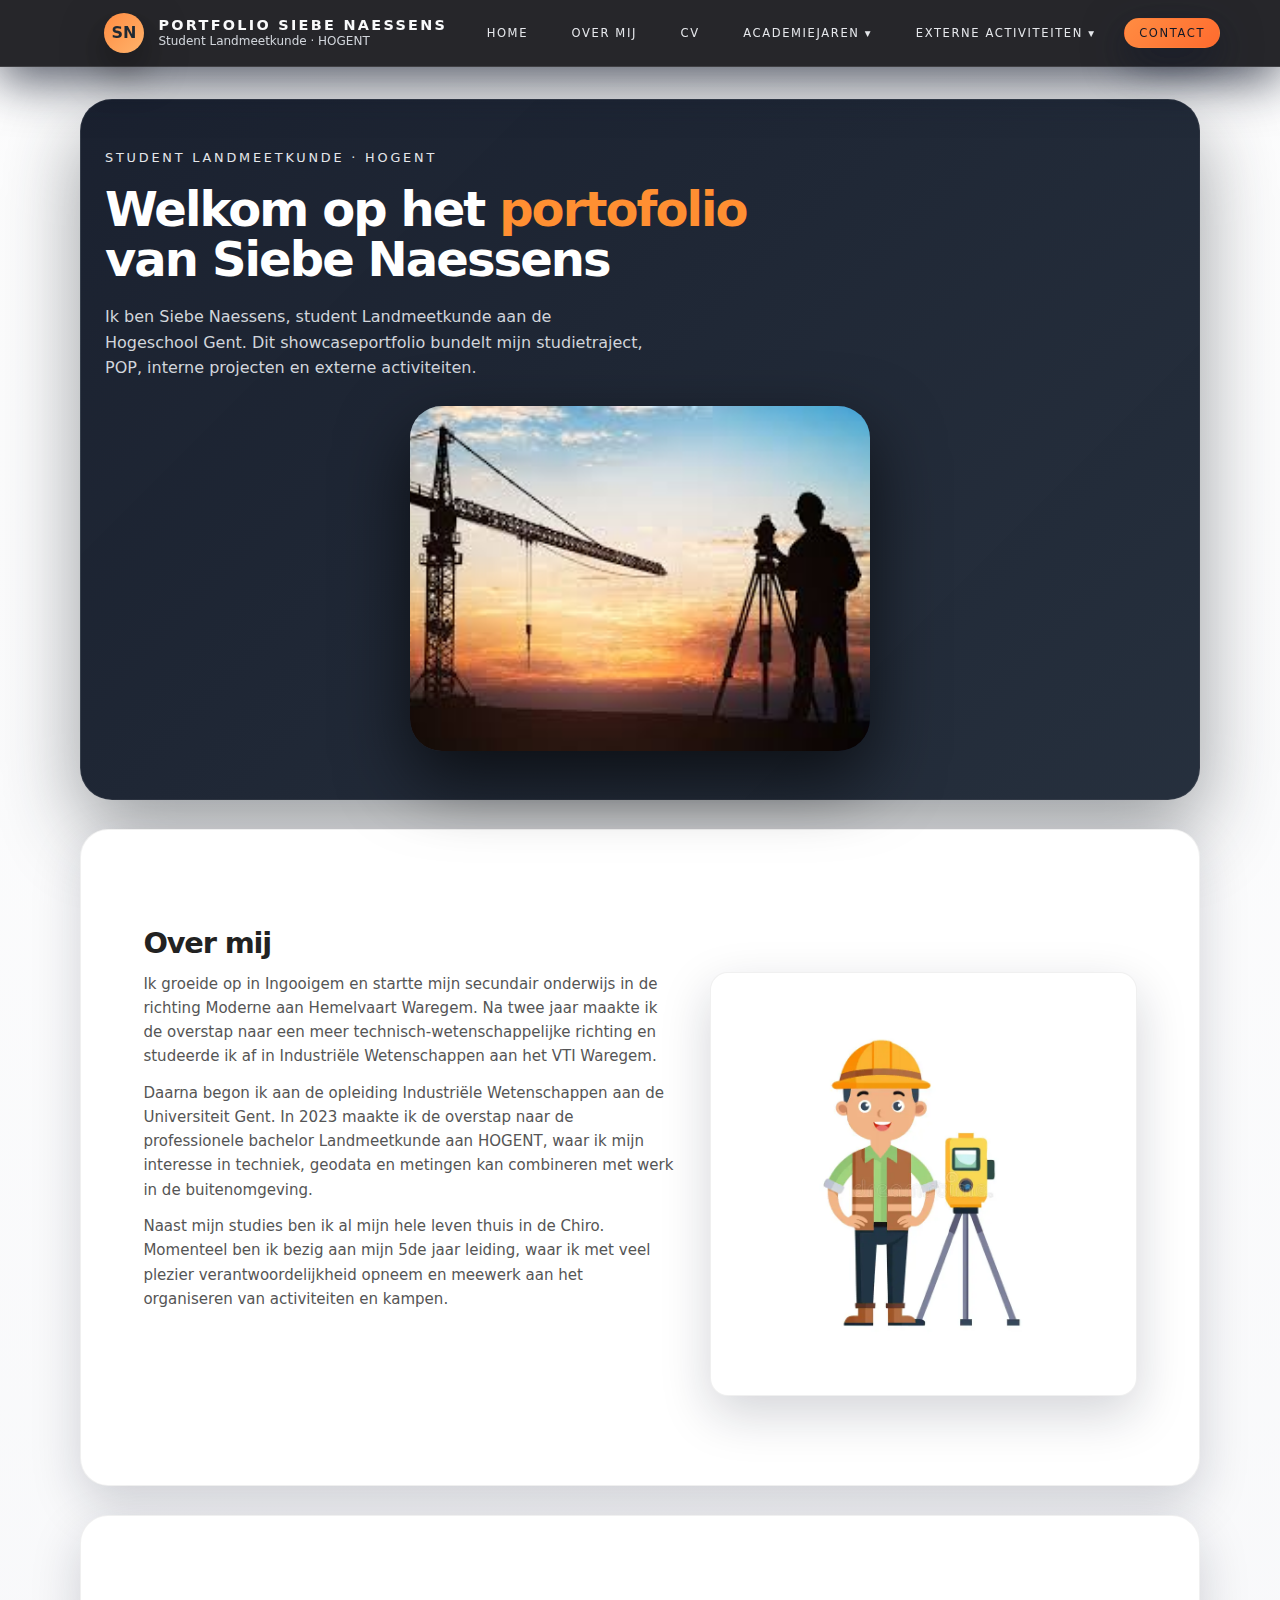
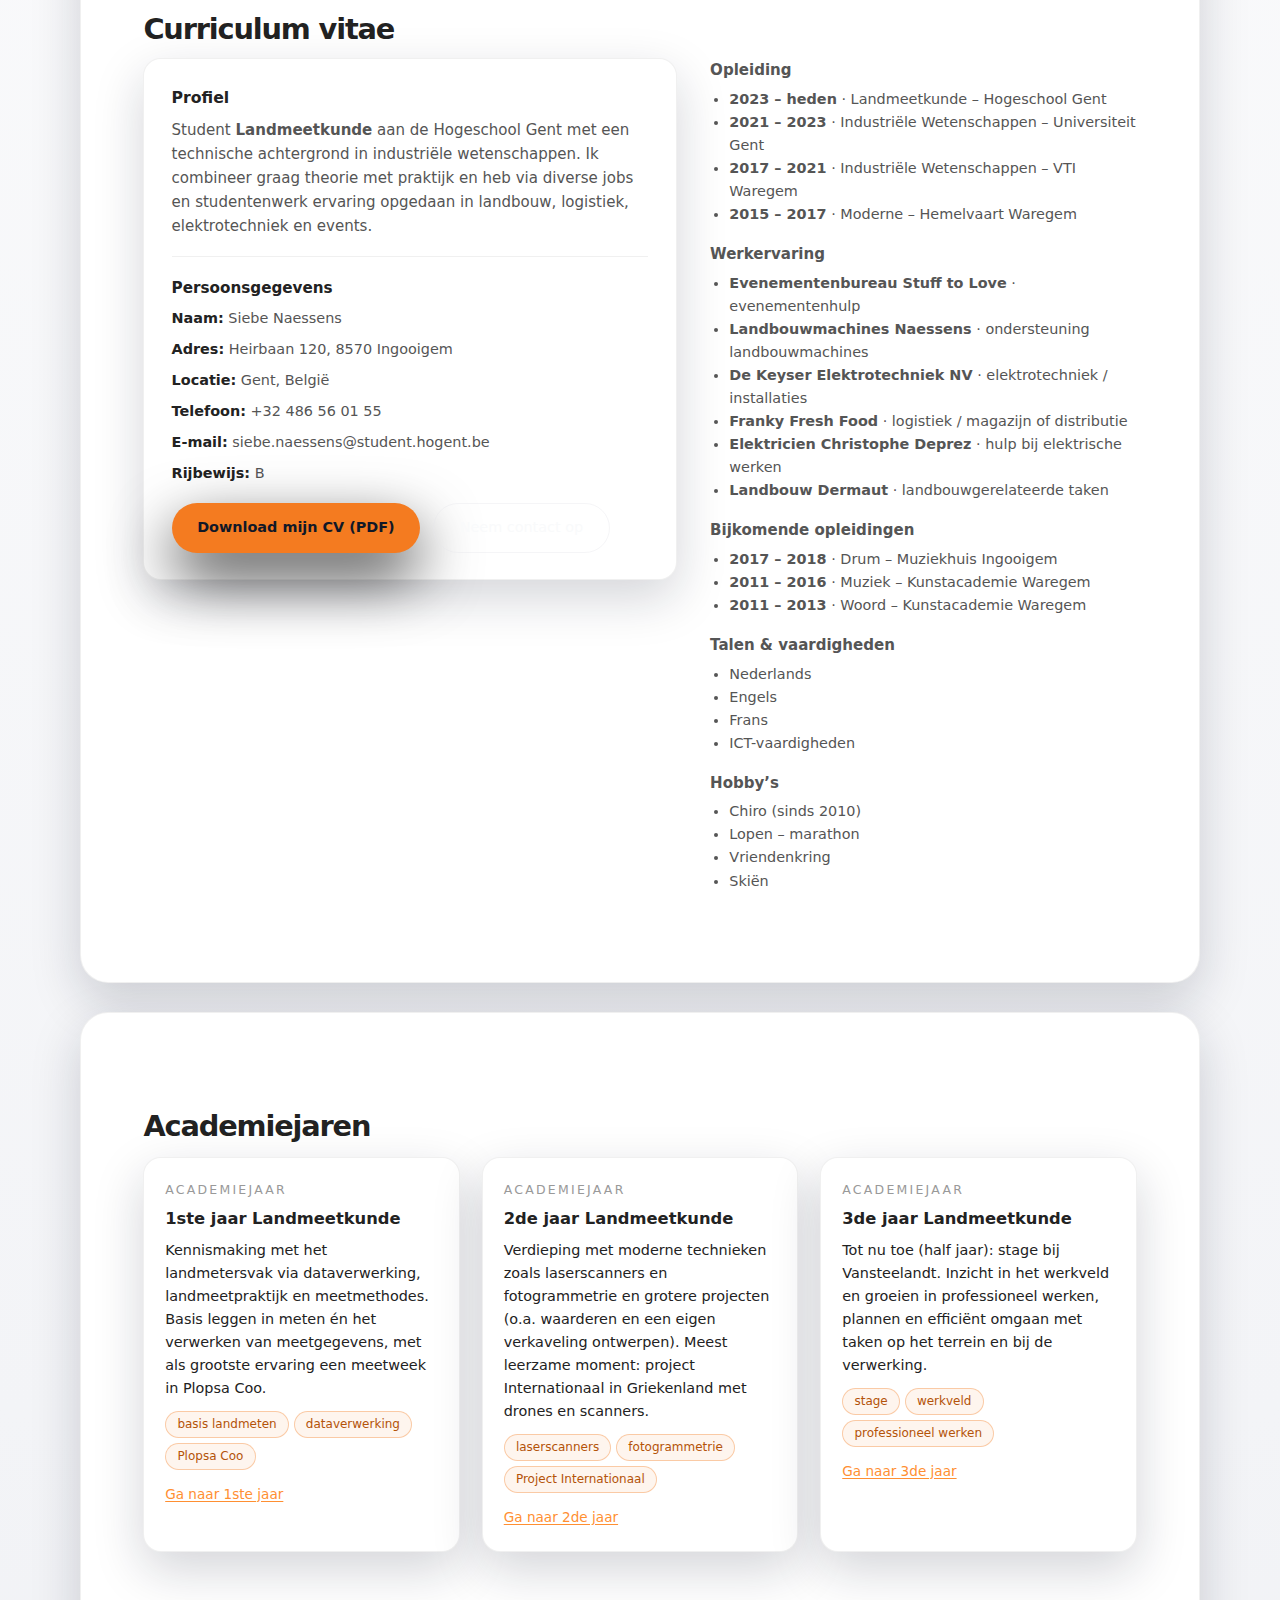
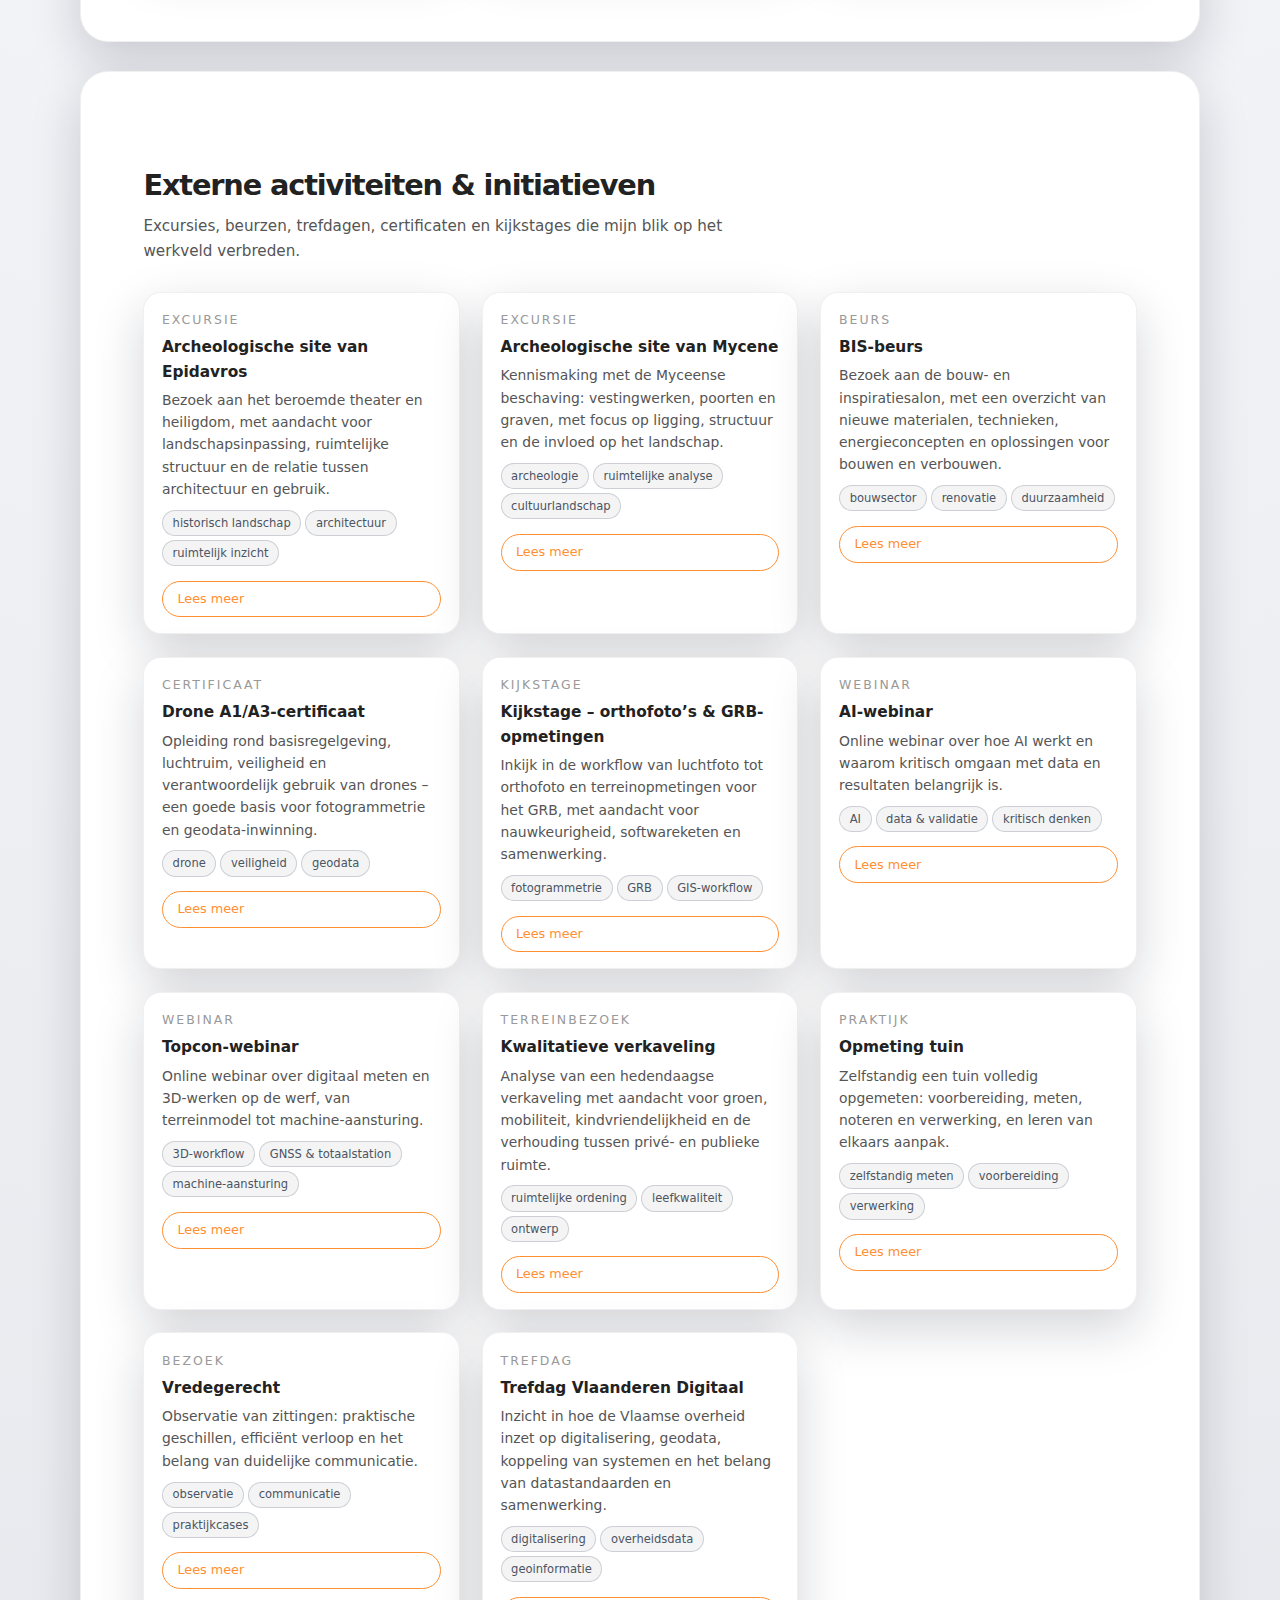
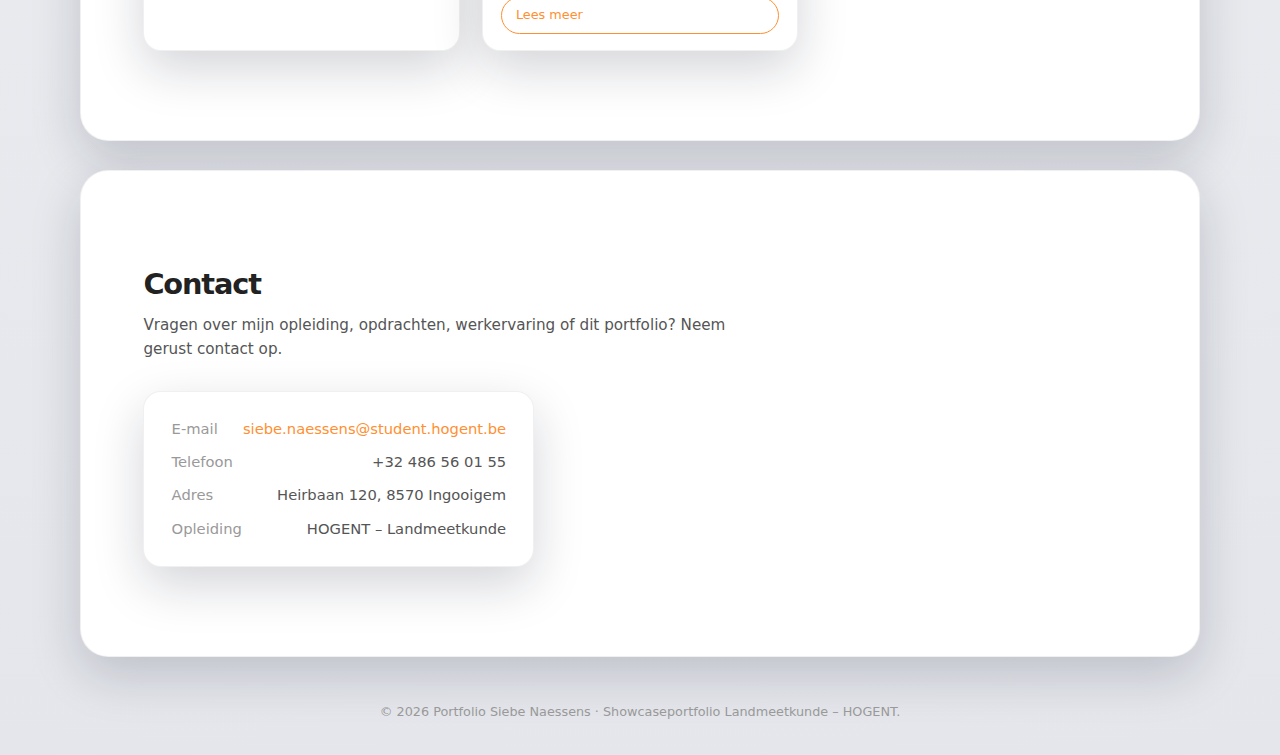
<file: index.html>
<!DOCTYPE html>
<html lang="nl">
<head>
  <meta charset="UTF-8" />
  <title>Portfolio Siebe Naessens – Landmeetkunde</title>
  <meta name="viewport" content="width=device-width, initial-scale=1" />
  <link rel="stylesheet" href="style.css" />
</head>
<body>
  <div class="page">
    <!-- NAVIGATIE (staat op elke pagina hetzelfde) -->
     <header>
  <nav class="nav">
    <div class="nav-left">
      <div class="logo" aria-hidden="true">SN</div>
      <div class="nav-title">
        <strong>Portfolio Siebe Naessens</strong>
        <span>Student Landmeetkunde · HOGENT</span>
      </div>
    </div>

    <button class="nav-toggle" aria-label="Menu" onclick="toggleNav()">☰</button>

    <div class="nav-links" id="navLinks">
      <a href="index.html">Home</a>
      <a href="index.html#over">Over mij</a>
    
      <a href="index.html#cv">CV</a>
      

      <!-- ACADEMIEJAREN DROPDOWN -->
      <div class="dropdown">
        <a href="index.html#academiejaren" class="dropbtn">Academiejaren ▾</a>
        <div class="dropdown-content">
          <a href="jaar1.html">1ste jaar</a>
          <a href="jaar2.html">2de jaar</a>
          <a href="jaar3.html">3de jaar</a>
        </div>
      </div>

      <!-- ACTIVITEITEN DROPDOWN -->
      <div class="dropdown">
  <a href="index.html#activiteiten" class="dropbtn">Externe activiteiten ▾</a>
  <div class="dropdown-content">

    <a href="epidavros.html">Epidavros</a>
    <a href="mycene.html">Mycene</a>

    <a href="bisbeurs.html">BIS-beurs</a>
    <a href="vlaanderen-digitaal.html">Vlaanderen Digitaal</a>

    <a href="drone.html">Drone A1/A3</a>
    <a href="AI.html">AI-webinar</a>
    <a href="Topcon.html">Topcon-webinar</a>

    <a href="kijkstage.html">Kijkstage</a>
    <a href="opmeting.html">Opmeting tuin</a>
    <a href="verkaveling.html">Kwalitatieve verkaveling</a>

    <a href="rechtbank.html">Vredegerecht</a>
  </div>
</div>


      <a href="index.html#contact" class="primary-link">Contact</a>
    </div>
  </nav>
</header>


    <main>
      <!-- HERO -->
      <section class="section section-dark hero" id="home">
  <div>
    <div class="hero-eyebrow">Student Landmeetkunde · HoGent</div>
    <h1 class="hero-title">
      Welkom op het <span class="hero-highlight">portofolio</span><br />
      van Siebe Naessens
    </h1>
    <p class="hero-lead">
      Ik ben Siebe Naessens, student Landmeetkunde aan de Hogeschool Gent. Dit
      showcaseportfolio bundelt mijn studietraject, POP, interne projecten en
      externe activiteiten. 

    

    
  </div>

  <div class="hero-right">
    <div class="hero-photo-large">
      <!-- vervang 'hero-foto.jpg' door de naam/locatie van jouw echte foto -->
      <img src="hero-foto.jpg" alt="Landmeter aan het werk op het terrein" />
    </div>
  </div>
</section>

      <!-- OVER MIJ -->
      <section class="section section-block" id="over">
        <div class="section-inner">
          <h2 class="section-title">Over mij</h2>
          

          <div class="two-col">
            <div class="muted">
              <p>
                Ik groeide op in Ingooigem en startte mijn secundair onderwijs in de richting Moderne aan Hemelvaart Waregem. 
                Na twee jaar maakte ik de overstap naar een meer technisch-wetenschappelijke richting en 
                studeerde ik af in Industriële Wetenschappen aan het VTI Waregem.
              </p>
              <p>
                Daarna begon ik aan de opleiding Industriële Wetenschappen aan de Universiteit Gent.
                In 2023 maakte ik de overstap naar de professionele bachelor Landmeetkunde aan HOGENT, 
                waar ik mijn interesse in techniek, geodata en metingen kan combineren met werk in de buitenomgeving.
              </p>
              <p>
                Naast mijn studies ben ik al mijn hele leven thuis in de Chiro. Momenteel ben ik bezig aan mijn 5de jaar leiding, 
                waar ik met veel plezier verantwoordelijkheid opneem en meewerk aan het organiseren van activiteiten en kampen.
              </p>

              
            </div>

             <aside class="card card-photo">
      <!-- vervang 'over-mij.jpg' door de naam van jouw echte foto -->
      <img src="over-mij.jpg" alt="Profielfoto van Siebe Naessens" class="over-photo">
    </aside>
          </div>
        </div>
      </section>

      <!-- POP -->
     

      <!-- CV -->
      <section class="section section-block" id="cv">
        <div class="section-inner">
          <h2 class="section-title">Curriculum vitae</h2>
          

          <div class="two-col">
            <div class="card">
              <strong style="font-size: 0.98rem;">Profiel</strong>
              <p class="muted" style="margin-top: 0.5rem;">
                Student <strong>Landmeetkunde</strong> aan de Hogeschool Gent met een technische
                achtergrond in industriële wetenschappen. Ik combineer graag theorie met
                praktijk en heb via diverse jobs en studentenwerk ervaring opgedaan in
                landbouw, logistiek, elektrotechniek en events.
              </p>

              <hr style="margin: 1.1rem 0; border: none; border-top: 1px solid var(--border-soft);" />

              <strong style="font-size: 0.95rem;">Persoonsgegevens</strong>
              <ul class="info-list" style="margin-top: 0.4rem;">
                <li><span class="info-label">Naam:</span> Siebe Naessens</li>
                <li><span class="info-label">Adres:</span> Heirbaan 120, 8570 Ingooigem</li>
                <li><span class="info-label">Locatie:</span> Gent, België</li>
                <li><span class="info-label">Telefoon:</span> +32 486 56 01 55</li>
                <li><span class="info-label">E-mail:</span> siebe.naessens@student.hogent.be</li>
                <li><span class="info-label">Rijbewijs:</span> B</li>
              </ul>

              <div class="cv-actions">
                <a href="#" class="btn btn-primary" target="_blank" rel="noopener noreferrer">
                  Download mijn CV (PDF)
                </a>
                <a href="#contact" class="btn btn-ghost">
                  Neem contact op
                </a>
              </div>
            </div>

            <aside class="muted">
              <strong>Opleiding</strong>
              <ul style="margin-left: 1.2rem; margin-top: 0.35rem; font-size: 0.9rem;">
                <li><strong>2023 – heden</strong> · Landmeetkunde – Hogeschool Gent</li>
                <li><strong>2021 – 2023</strong> · Industriële Wetenschappen – Universiteit Gent</li>
                <li><strong>2017 – 2021</strong> · Industriële Wetenschappen – VTI Waregem</li>
                <li><strong>2015 – 2017</strong> · Moderne – Hemelvaart Waregem</li>
              </ul>

              <strong style="display:block; margin-top:1rem;">Werkervaring</strong>
              <ul style="margin-left: 1.2rem; margin-top: 0.35rem; font-size: 0.9rem;">
                <li><strong>Evenementenbureau Stuff to Love</strong> · evenementenhulp</li>
                <li><strong>Landbouwmachines Naessens</strong> · ondersteuning landbouwmachines</li>
                <li><strong>De Keyser Elektrotechniek NV</strong> · elektrotechniek / installaties</li>
                <li><strong>Franky Fresh Food</strong> · logistiek / magazijn of distributie</li>
                <li><strong>Elektricien Christophe Deprez</strong> · hulp bij elektrische werken</li>
                <li><strong>Landbouw Dermaut</strong> · landbouwgerelateerde taken</li>
              </ul>

              <strong style="display:block; margin-top:1rem;">Bijkomende opleidingen</strong>
              <ul style="margin-left: 1.2rem; margin-top: 0.35rem; font-size: 0.9rem;">
                <li><strong>2017 – 2018</strong> · Drum – Muziekhuis Ingooigem</li>
                <li><strong>2011 – 2016</strong> · Muziek – Kunstacademie Waregem</li>
                <li><strong>2011 – 2013</strong> · Woord – Kunstacademie Waregem</li>
              </ul>

              <strong style="display:block; margin-top:1rem;">Talen & vaardigheden</strong>
              <ul style="margin-left: 1.2rem; margin-top: 0.35rem; font-size: 0.9rem;">
                <li>Nederlands</li>
                <li>Engels</li>
                <li>Frans</li>
                <li>ICT-vaardigheden</li>
              </ul>

              <strong style="display:block; margin-top:1rem;">Hobby’s</strong>
              <ul style="margin-left: 1.2rem; margin-top: 0.35rem; font-size: 0.9rem;">
                <li>Chiro (sinds 2010)</li>
                <li>Lopen – marathon</li>
                <li>Vriendenkring</li>
                <li>Skiën</li>
              </ul>
            </aside>
          </div>
        </div>
      </section>

      

      <!-- ACADEMIEJAREN -->
      <section class="section section-block" id="academiejaren">
        <div class="section-inner">
          <h2 class="section-title">Academiejaren</h2>
          
          <div class="years-grid">
            <article class="year-card">
              <div class="year-label">Academiejaar</div>
              <div class="year-title">1ste jaar Landmeetkunde</div>
              <p>
                Kennismaking met het landmetersvak via dataverwerking, landmeetpraktijk en meetmethodes.
                Basis leggen in meten én het verwerken van meetgegevens, met als grootste ervaring een meetweek in Plopsa Coo.
              </p>
              <div class="year-tags">
                <span class="tag">basis landmeten</span>
                <span class="tag">dataverwerking</span>
                <span class="tag">Plopsa Coo</span>
              </div>
              <a href="jaar1.html">Ga naar 1ste jaar</a>
            </article>

            <article class="year-card">
              <div class="year-label">Academiejaar</div>
              <div class="year-title">2de jaar Landmeetkunde</div>
              <p>
                Verdieping met moderne technieken zoals laserscanners en fotogrammetrie en grotere projecten
                (o.a. waarderen en een eigen verkaveling ontwerpen). Meest leerzame moment: project Internationaal in Griekenland met drones en scanners.
              </p>
              <div class="year-tags">
                <span class="tag">laserscanners</span>
                <span class="tag">fotogrammetrie</span>
                <span class="tag">Project Internationaal</span>
              </div>
              <a href="jaar2.html">Ga naar 2de jaar</a>
            </article>

            <article class="year-card">
              <div class="year-label">Academiejaar</div>
              <div class="year-title">3de jaar Landmeetkunde</div>
              <p>
                Tot nu toe (half jaar): stage bij Vansteelandt. Inzicht in het werkveld en groeien in professioneel werken,
      plannen en efficiënt omgaan met taken op het terrein en bij de verwerking.
              </p>
              <div class="year-tags">
                <span class="tag">stage</span>
                <span class="tag">werkveld</span>
                <span class="tag">professioneel werken</span>
              </div>
              <a href="jaar3.html">Ga naar 3de jaar</a>
            </article>
          </div>
        </div>
      </section>

     <!-- EXTERNE ACTIVITEITEN -->
<section class="section section-block" id="activiteiten">
  <div class="section-inner">
    <h2 class="section-title">Externe activiteiten & initiatieven</h2>
    <p class="section-subtitle">
      Excursies, beurzen, trefdagen, certificaten en kijkstages die mijn blik op het
      werkveld verbreden.
    </p>

    <div class="activities-grid">
      <article class="activity-card">
        <div class="activity-meta">excursie</div>
        <div class="activity-title">Archeologische site van Epidavros</div>
        <p>
          Bezoek aan het beroemde theater en heiligdom, met aandacht voor
          landschapsinpassing, ruimtelijke structuur en de relatie tussen architectuur en
          gebruik.
        </p>
        <div class="activity-chip-row">
          <span class="activity-chip">historisch landschap</span>
          <span class="activity-chip">architectuur</span>
          <span class="activity-chip">ruimtelijk inzicht</span>
        </div>
        <a href="epidavros.html" class="btn btn-ghost" style="margin-top:0.6rem;">Lees meer</a>
      </article>

      <article class="activity-card">
        <div class="activity-meta">excursie</div>
        <div class="activity-title">Archeologische site van Mycene</div>
        <p>
          Kennismaking met de Myceense beschaving: vestingwerken, poorten en graven, met
          focus op ligging, structuur en de invloed op het landschap.
        </p>
        <div class="activity-chip-row">
          <span class="activity-chip">archeologie</span>
          <span class="activity-chip">ruimtelijke analyse</span>
          <span class="activity-chip">cultuurlandschap</span>
        </div>
        <a href="mycene.html" class="btn btn-ghost" style="margin-top:0.6rem;">Lees meer</a>
      </article>

      <article class="activity-card">
        <div class="activity-meta">beurs</div>
        <div class="activity-title">BIS-beurs</div>
        <p>
          Bezoek aan de bouw- en inspiratiesalon, met een overzicht van nieuwe materialen,
          technieken, energieconcepten en oplossingen voor bouwen en verbouwen.
        </p>
        <div class="activity-chip-row">
          <span class="activity-chip">bouwsector</span>
          <span class="activity-chip">renovatie</span>
          <span class="activity-chip">duurzaamheid</span>
        </div>
        <a href="bisbeurs.html" class="btn btn-ghost" style="margin-top:0.6rem;">Lees meer</a>
      </article>

      <article class="activity-card">
        <div class="activity-meta">certificaat</div>
        <div class="activity-title">Drone A1/A3-certificaat</div>
        <p>
          Opleiding rond basisregelgeving, luchtruim, veiligheid en verantwoordelijk gebruik
          van drones – een goede basis voor fotogrammetrie en geodata-inwinning.
        </p>
        <div class="activity-chip-row">
          <span class="activity-chip">drone</span>
          <span class="activity-chip">veiligheid</span>
          <span class="activity-chip">geodata</span>
        </div>
        <a href="drone.html" class="btn btn-ghost" style="margin-top:0.6rem;">Lees meer</a>
      </article>

      <article class="activity-card">
        <div class="activity-meta">kijkstage</div>
        <div class="activity-title">Kijkstage – orthofoto’s & GRB-opmetingen</div>
        <p>
          Inkijk in de workflow van luchtfoto tot orthofoto en terreinopmetingen voor het
          GRB, met aandacht voor nauwkeurigheid, softwareketen en samenwerking.
        </p>
        <div class="activity-chip-row">
          <span class="activity-chip">fotogrammetrie</span>
          <span class="activity-chip">GRB</span>
          <span class="activity-chip">GIS-workflow</span>
        </div>
        <a href="kijkstage.html" class="btn btn-ghost" style="margin-top:0.6rem;">Lees meer</a>
      </article>

      <!-- NIEUW -->
      <article class="activity-card">
        <div class="activity-meta">webinar</div>
        <div class="activity-title">AI-webinar</div>
        <p>
          Online webinar over hoe AI werkt en waarom kritisch omgaan met data en resultaten belangrijk is.
        </p>
        <div class="activity-chip-row">
          <span class="activity-chip">AI</span>
          <span class="activity-chip">data & validatie</span>
          <span class="activity-chip">kritisch denken</span>
        </div>
        <a href="AI.html" class="btn btn-ghost" style="margin-top:0.6rem;">Lees meer</a>
      </article>

      <!-- NIEUW -->
      <article class="activity-card">
        <div class="activity-meta">webinar</div>
        <div class="activity-title">Topcon-webinar</div>
        <p>
          Online webinar over digitaal meten en 3D-werken op de werf, van terreinmodel tot machine-aansturing.
        </p>
        <div class="activity-chip-row">
          <span class="activity-chip">3D-workflow</span>
          <span class="activity-chip">GNSS & totaalstation</span>
          <span class="activity-chip">machine-aansturing</span>
        </div>
        <a href="Topcon.html" class="btn btn-ghost" style="margin-top:0.6rem;">Lees meer</a>
      </article>

      <article class="activity-card">
        <div class="activity-meta">terreinbezoek</div>
        <div class="activity-title">Kwalitatieve verkaveling</div>
        <p>
          Analyse van een hedendaagse verkaveling met aandacht voor groen, mobiliteit,
          kindvriendelijkheid en de verhouding tussen privé- en publieke ruimte.
        </p>
        <div class="activity-chip-row">
          <span class="activity-chip">ruimtelijke ordening</span>
          <span class="activity-chip">leefkwaliteit</span>
          <span class="activity-chip">ontwerp</span>
        </div>
        <a href="verkaveling.html" class="btn btn-ghost" style="margin-top:0.6rem;">Lees meer</a>
      </article>

      <!-- NIEUW -->
      <article class="activity-card">
        <div class="activity-meta">praktijk</div>
        <div class="activity-title">Opmeting tuin</div>
        <p>
          Zelfstandig een tuin volledig opgemeten: voorbereiding, meten, noteren en verwerking, en leren van elkaars aanpak.
        </p>
        <div class="activity-chip-row">
          <span class="activity-chip">zelfstandig meten</span>
          <span class="activity-chip">voorbereiding</span>
          <span class="activity-chip">verwerking</span>
        </div>
        <a href="opmeting.html" class="btn btn-ghost" style="margin-top:0.6rem;">Lees meer</a>
      </article>

      <!-- NIEUW -->
      <article class="activity-card">
        <div class="activity-meta">bezoek</div>
        <div class="activity-title">Vredegerecht</div>
        <p>
          Observatie van zittingen: praktische geschillen, efficiënt verloop en het belang van duidelijke communicatie.
        </p>
        <div class="activity-chip-row">
          <span class="activity-chip">observatie</span>
          <span class="activity-chip">communicatie</span>
          <span class="activity-chip">praktijkcases</span>
        </div>
        <a href="rechtbank.html" class="btn btn-ghost" style="margin-top:0.6rem;">Lees meer</a>
      </article>

      <article class="activity-card">
        <div class="activity-meta">trefdag</div>
        <div class="activity-title">Trefdag Vlaanderen Digitaal</div>
        <p>
          Inzicht in hoe de Vlaamse overheid inzet op digitalisering, geodata, koppeling van
          systemen en het belang van datastandaarden en samenwerking.
        </p>
        <div class="activity-chip-row">
          <span class="activity-chip">digitalisering</span>
          <span class="activity-chip">overheidsdata</span>
          <span class="activity-chip">geoinformatie</span>
        </div>
        <a href="vlaanderen-digitaal.html" class="btn btn-ghost" style="margin-top:0.6rem;">Lees meer</a>
      </article>
    </div>
  </div>
</section>


      <!-- CONTACT -->
      <section class="section section-block" id="contact">
        <div class="section-inner">
          <h2 class="section-title">Contact</h2>
          <p class="section-subtitle">
            Vragen over mijn opleiding, opdrachten, werkervaring of dit portfolio?
            Neem gerust contact op.
          </p>

          <div class="contact-grid">
            <div class="card">
              <div class="contact-item">
                <span>E-mail</span>
                <a href="mailto:siebe.naessens@student.hogent.be">
                  siebe.naessens@student.hogent.be
                </a>
              </div>
              <div class="contact-item" style="margin-top: 0.6rem;">
                <span>Telefoon</span>
                <span>+32 486 56 01 55</span>
              </div>
              <div class="contact-item" style="margin-top: 0.6rem;">
                <span>Adres</span>
                <span>Heirbaan 120, 8570 Ingooigem</span>
              </div>
              <div class="contact-item" style="margin-top: 0.6rem;">
                <span>Opleiding</span>
                <span>HOGENT – Landmeetkunde</span>
              </div>
              
            </div>

            
          </div>
        </div>
      </section>
    </main>

    <footer>
      © <span id="year"></span> Portfolio Siebe Naessens · Showcaseportfolio Landmeetkunde – HOGENT.
    </footer>
  </div>

  <script>
  function toggleNav() {
    const nav = document.getElementById("navLinks");
    if (!nav) return;
    nav.classList.toggle("open");
  }

  const yearSpan = document.getElementById("year");
  if (yearSpan) {
    yearSpan.textContent = new Date().getFullYear();
  }
</script>
</body>
</html>
</file>
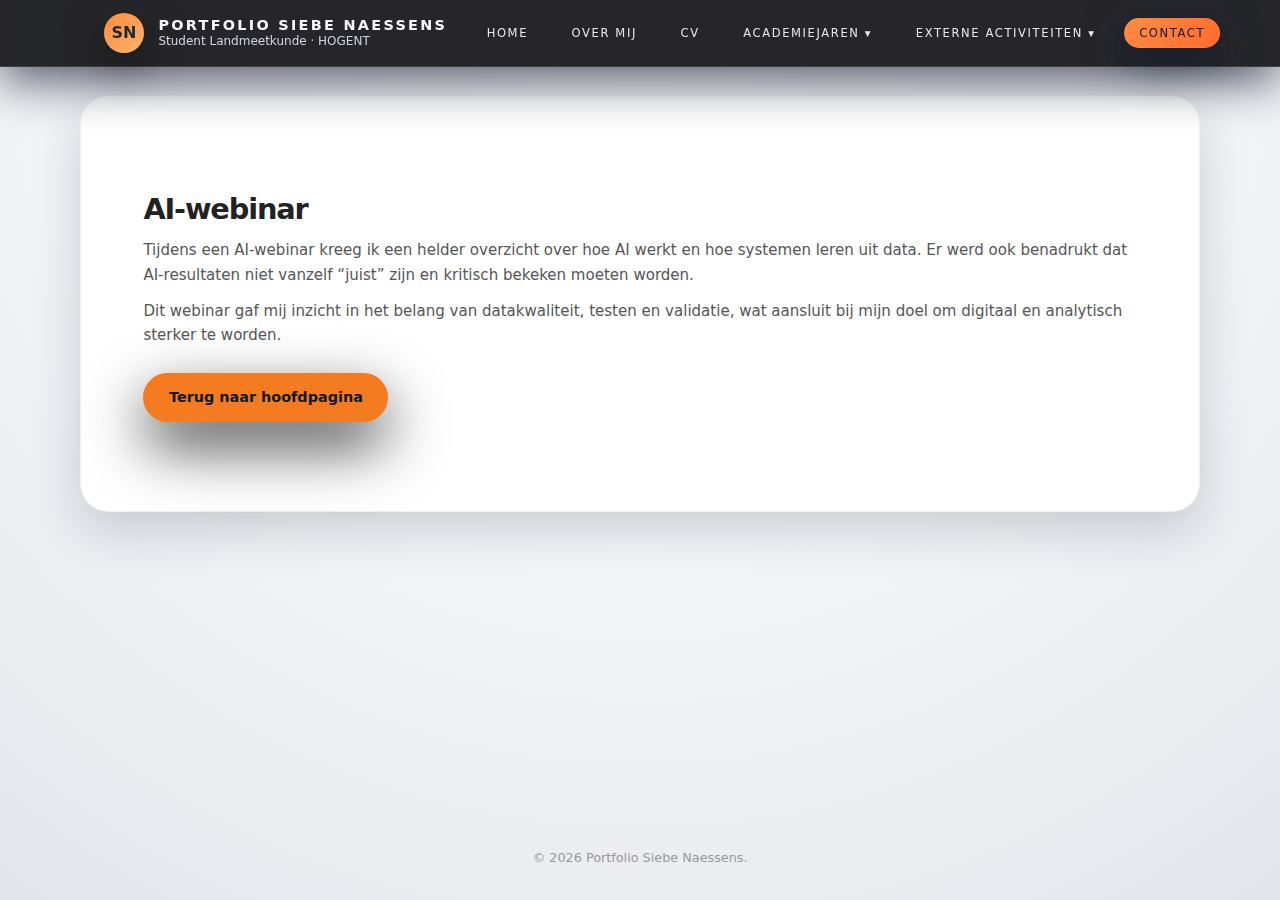
<file: AI.html>
<!DOCTYPE html>
<html lang="nl">
<head>
  <meta charset="UTF-8" />
  <title>AI-webinar – Siebe Naessens</title>
  <meta name="viewport" content="width=device-width, initial-scale=1" />
  <link rel="stylesheet" href="style.css" />
</head>
<body>
  <div class="page">
    <header>
  <nav class="nav">
    <div class="nav-left">
      <div class="logo" aria-hidden="true">SN</div>
      <div class="nav-title">
        <strong>Portfolio Siebe Naessens</strong>
        <span>Student Landmeetkunde · HOGENT</span>
      </div>
    </div>

    <button class="nav-toggle" aria-label="Menu" onclick="toggleNav()">☰</button>

    <div class="nav-links" id="navLinks">
      <a href="index.html">Home</a>
      <a href="index.html#over">Over mij</a>
    
      <a href="index.html#cv">CV</a>
      

      <!-- ACADEMIEJAREN DROPDOWN -->
      <div class="dropdown">
        <a href="index.html#academiejaren" class="dropbtn">Academiejaren ▾</a>
        <div class="dropdown-content">
          <a href="jaar1.html">1ste jaar</a>
          <a href="jaar2.html">2de jaar</a>
          <a href="jaar3.html">3de jaar</a>
        </div>
      </div>

      <!-- ACTIVITEITEN DROPDOWN -->
      <div class="dropdown">
  <a href="index.html#activiteiten" class="dropbtn">Externe activiteiten ▾</a>
  <div class="dropdown-content">

    <a href="epidavros.html">Archeologische site van Epidavros</a>
    <a href="mycene.html">Archeologische site van Mycene</a>

    <a href="bisbeurs.html">BIS-beurs</a>
    <a href="vlaanderen-digitaal.html">Trefdag Vlaanderen Digitaal</a>

    <a href="drone.html">Drone A1/A3-certificaat</a>
    <a href="AI.html">AI-webinar</a>
    <a href="Topcon.html">Topcon-webinar</a>

    <a href="kijkstage.html">Kijkstage</a>
    <a href="opmeting.html">Opmeting tuin</a>
    <a href="verkaveling.html">Kwalitatieve verkaveling</a>

    <a href="rechtbank.html">Vredegerecht</a>
  </div>
</div>


      <a href="index.html#contact" class="primary-link">Contact</a>
    </div>
  </nav>
</header>

    <main>
      <section class="section section-block">
        <div class="section-inner">
          <h1 class="section-title">AI-webinar</h1>

          

          <div class="muted">
            <p>
              Tijdens een AI-webinar kreeg ik een helder overzicht over hoe AI werkt en hoe systemen leren uit data. 
              Er werd ook benadrukt dat AI-resultaten niet vanzelf “juist” zijn en kritisch bekeken moeten worden.
            </p>
            <p>
              Dit webinar gaf mij inzicht in het belang van datakwaliteit, testen en validatie, 
              wat aansluit bij mijn doel om digitaal en analytisch sterker te worden.
            </p>
          </div>


         

          <div style="margin-top:1.6rem;">
            <a href="index.html#activiteiten" class="btn btn-primary">Terug naar hoofdpagina</a>
          </div>
        </div>
      </section>
    </main>

    <footer>© <span id="year"></span> Portfolio Siebe Naessens.</footer>
  </div>

  <script>
    function toggleNav() {
      const nav = document.getElementById("navLinks");
      if (!nav) return;
      nav.classList.toggle("open");
    }
    const yearSpan = document.getElementById("year");
    if (yearSpan) yearSpan.textContent = new Date().getFullYear();
  </script>
</body>
</html>
</file>
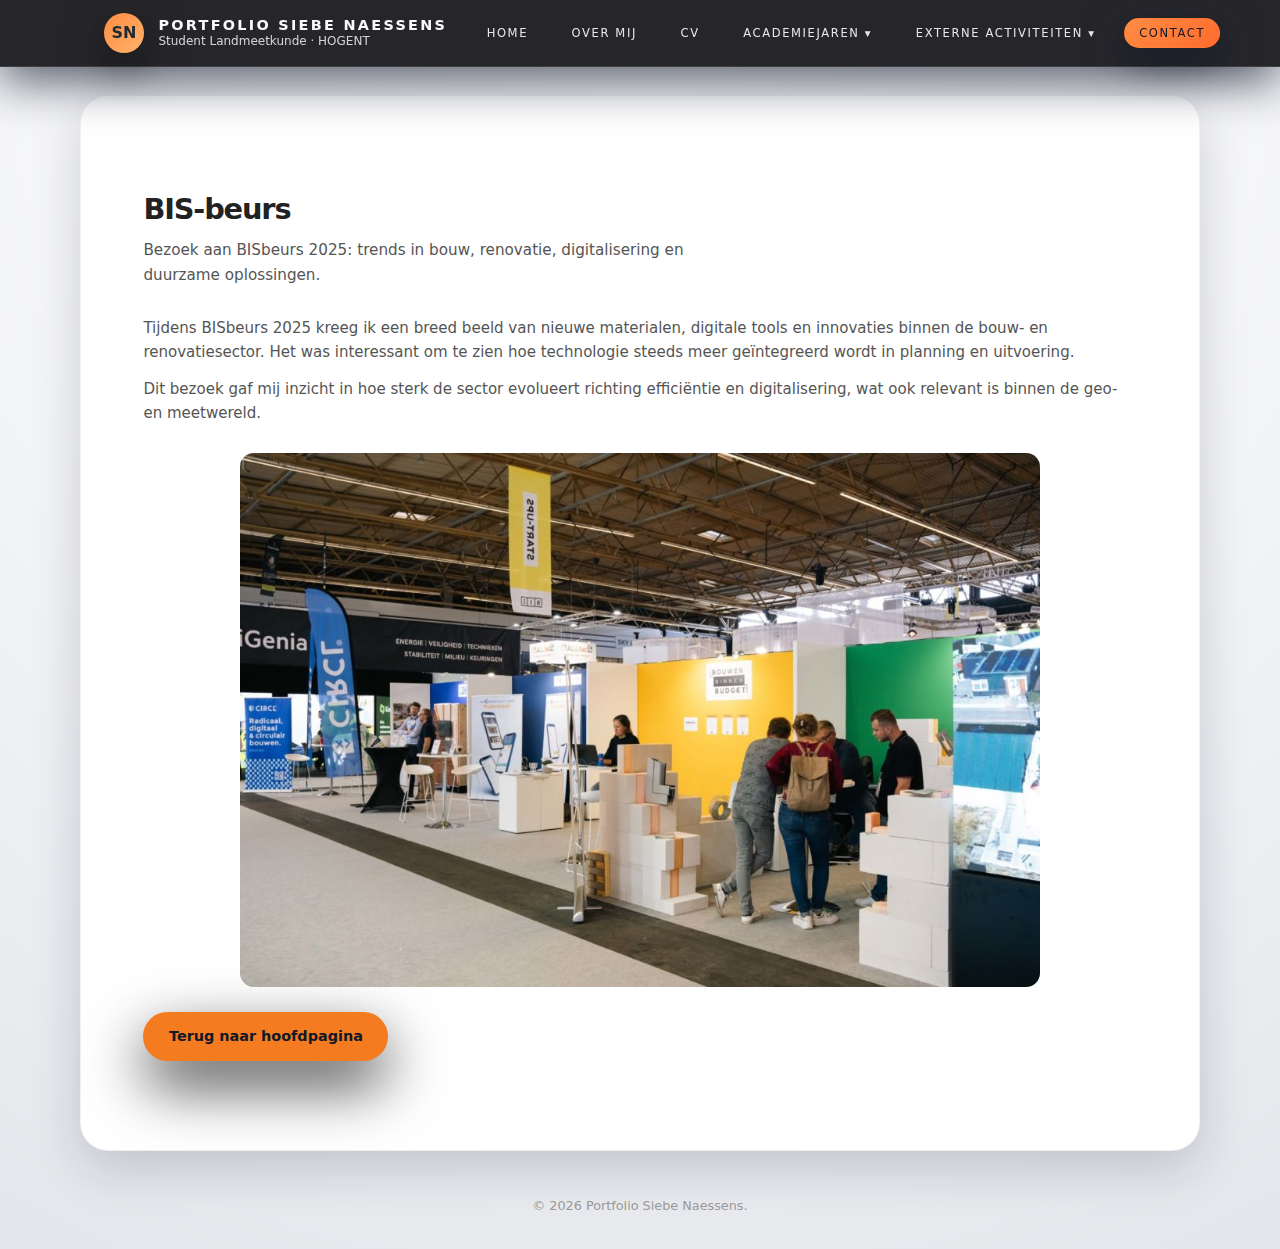
<file: bisbeurs.html>
<!DOCTYPE html>
<html lang="nl">
<head>
  <meta charset="UTF-8" />
  <title>BIS-beurs – Siebe Naessens</title>
  <meta name="viewport" content="width=device-width, initial-scale=1" />
  <link rel="stylesheet" href="style.css" />
</head>
<body>
  <div class="page">
    <header>
  <nav class="nav">
    <div class="nav-left">
      <div class="logo" aria-hidden="true">SN</div>
      <div class="nav-title">
        <strong>Portfolio Siebe Naessens</strong>
        <span>Student Landmeetkunde · HOGENT</span>
      </div>
    </div>

    <button class="nav-toggle" aria-label="Menu" onclick="toggleNav()">☰</button>

    <div class="nav-links" id="navLinks">
      <a href="index.html">Home</a>
      <a href="index.html#over">Over mij</a>
    
      <a href="index.html#cv">CV</a>
      

      <!-- ACADEMIEJAREN DROPDOWN -->
      <div class="dropdown">
        <a href="index.html#academiejaren" class="dropbtn">Academiejaren ▾</a>
        <div class="dropdown-content">
          <a href="jaar1.html">1ste jaar</a>
          <a href="jaar2.html">2de jaar</a>
          <a href="jaar3.html">3de jaar</a>
        </div>
      </div>

      <!-- ACTIVITEITEN DROPDOWN -->
      <div class="dropdown">
  <a href="index.html#activiteiten" class="dropbtn">Externe activiteiten ▾</a>
  <div class="dropdown-content">

    <a href="epidavros.html">Epidavros</a>
    <a href="mycene.html">Mycene</a>

    <a href="bisbeurs.html">BIS-beurs</a>
    <a href="vlaanderen-digitaal.html">Vlaanderen Digitaal</a>

    <a href="drone.html">Drone A1/A3</a>
    <a href="AI.html">AI-webinar</a>
    <a href="Topcon.html">Topcon-webinar</a>

    <a href="kijkstage.html">Kijkstage</a>
    <a href="opmeting.html">Opmeting tuin</a>
    <a href="verkaveling.html">Kwalitatieve verkaveling</a>

    <a href="rechtbank.html">Vredegerecht</a>
  </div>
</div>


      <a href="index.html#contact" class="primary-link">Contact</a>
    </div>
  </nav>
</header>

    <main>
      <section class="section section-block">
        <div class="section-inner">
          <h1 class="section-title">BIS-beurs</h1>

          <p class="section-subtitle">
            Bezoek aan BISbeurs 2025: trends in bouw, renovatie, digitalisering en duurzame oplossingen.
          </p>

          <div class="muted">
            <p>
              Tijdens BISbeurs 2025 kreeg ik een breed beeld van nieuwe materialen, digitale tools en innovaties
              binnen de bouw- en renovatiesector. Het was interessant om te zien hoe technologie steeds meer geïntegreerd
              wordt in planning en uitvoering.
            </p>
            <p>
              Dit bezoek gaf mij inzicht in hoe sterk de sector evolueert richting efficiëntie en digitalisering,
              wat ook relevant is binnen de geo- en meetwereld.
            </p>
          </div>

          <img src="bisbeurs.jpg" alt="BIS-beurs – beursstand" class="activity-img large" />

          <div style="margin-top:1.6rem;">
            <a href="index.html" class="btn btn-primary">Terug naar hoofdpagina</a>
          </div>
        </div>
      </section>
    </main>

    <footer>© <span id="year"></span> Portfolio Siebe Naessens.</footer>
  </div>

  <script>
    function toggleNav() {
      const nav = document.getElementById("navLinks");
      if (!nav) return;
      nav.classList.toggle("open");
    }
    const yearSpan = document.getElementById("year");
    if (yearSpan) yearSpan.textContent = new Date().getFullYear();
  </script>
</body>
</html>
</file>
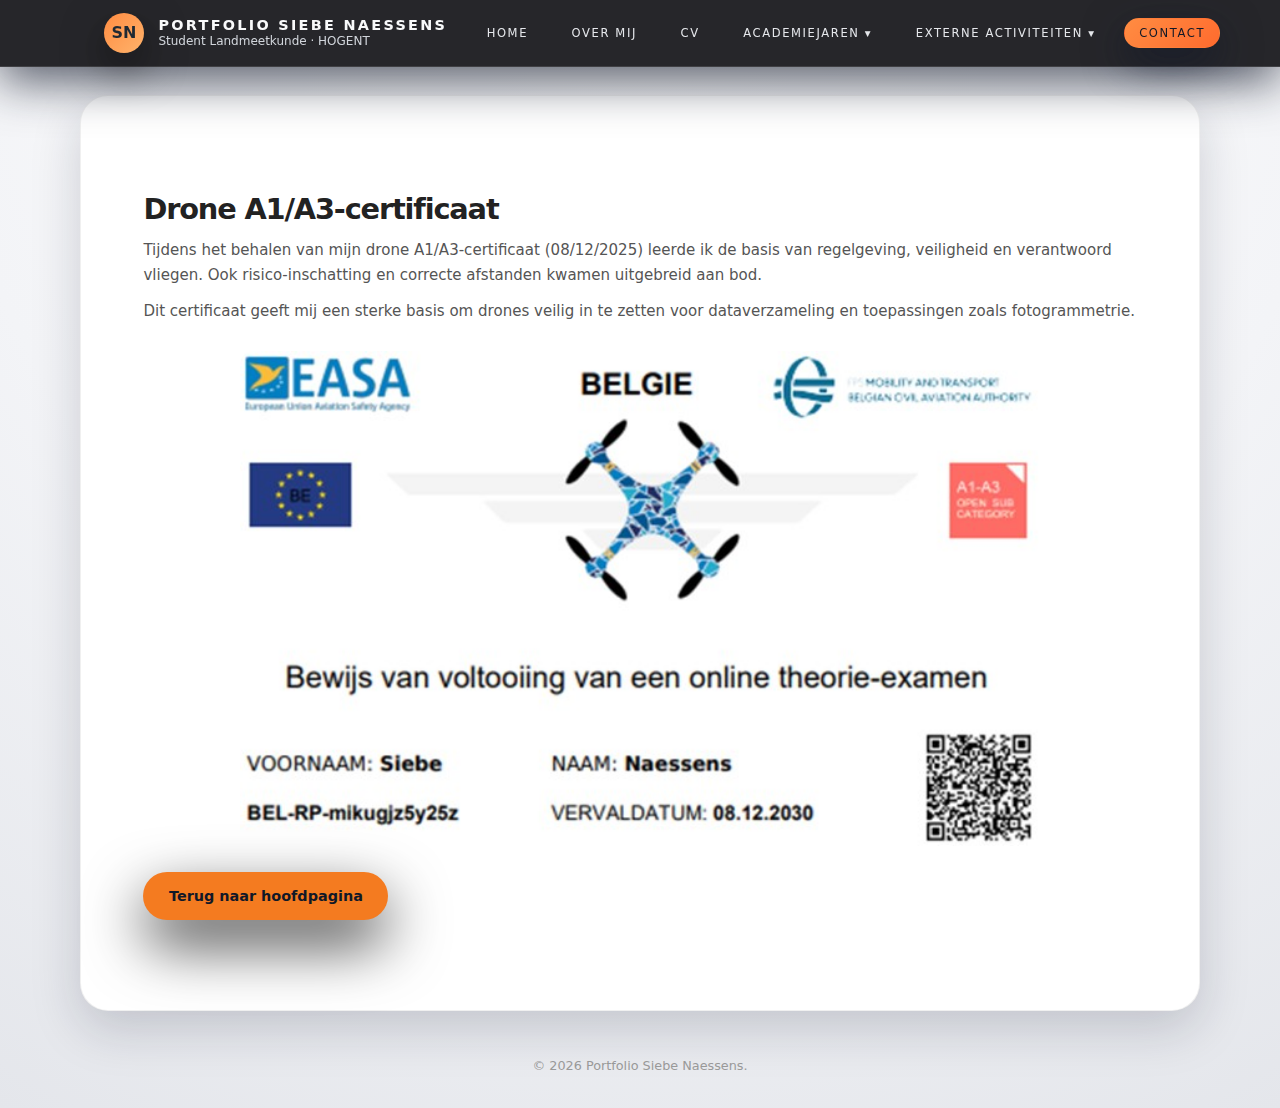
<file: drone.html>
<!DOCTYPE html>
<html lang="nl">
<head>
  <meta charset="UTF-8" />
  <title>Drone A1/A3-certificaat – Siebe Naessens</title>
  <meta name="viewport" content="width=device-width, initial-scale=1" />
  <link rel="stylesheet" href="style.css" />
</head>
<body>

  <div class="page">
<header>
  <nav class="nav">
    <div class="nav-left">
      <div class="logo" aria-hidden="true">SN</div>
      <div class="nav-title">
        <strong>Portfolio Siebe Naessens</strong>
        <span>Student Landmeetkunde · HOGENT</span>
      </div>
    </div>

    <button class="nav-toggle" aria-label="Menu" onclick="toggleNav()">☰</button>

    <div class="nav-links" id="navLinks">
      <a href="index.html">Home</a>
      <a href="index.html#over">Over mij</a>
    
      <a href="index.html#cv">CV</a>
      

      <!-- ACADEMIEJAREN DROPDOWN -->
      <div class="dropdown">
        <a href="index.html#academiejaren" class="dropbtn">Academiejaren ▾</a>
        <div class="dropdown-content">
          <a href="jaar1.html">1ste jaar</a>
          <a href="jaar2.html">2de jaar</a>
          <a href="jaar3.html">3de jaar</a>
        </div>
      </div>

      <!-- ACTIVITEITEN DROPDOWN -->
      <div class="dropdown">
  <a href="index.html#activiteiten" class="dropbtn">Externe activiteiten ▾</a>
  <div class="dropdown-content">

    <a href="epidavros.html">Archeologische site van Epidavros</a>
    <a href="mycene.html">Archeologische site van Mycene</a>

    <a href="bisbeurs.html">BIS-beurs</a>
    <a href="vlaanderen-digitaal.html">Trefdag Vlaanderen Digitaal</a>

    <a href="drone.html">Drone A1/A3-certificaat</a>
    <a href="AI.html">AI-webinar</a>
    <a href="Topcon.html">Topcon-webinar</a>

    <a href="kijkstage.html">Kijkstage</a>
    <a href="opmeting.html">Opmeting tuin</a>
    <a href="verkaveling.html">Kwalitatieve verkaveling</a>

    <a href="rechtbank.html">Vredegerecht</a>
  </div>
</div>


      <a href="index.html#contact" class="primary-link">Contact</a>
    </div>
  </nav>
</header>

    <main>
      <section class="section section-block">
        <div class="section-inner">
          <h1 class="section-title">Drone A1/A3-certificaat</h1>

          

          <div class="muted">
            <p>
              Tijdens het behalen van mijn drone A1/A3-certificaat (08/12/2025) leerde ik de basis van regelgeving, veiligheid en verantwoord vliegen. 
              Ook risico-inschatting en correcte afstanden kwamen uitgebreid aan bod.
            </p>
            <p>
              Dit certificaat geeft mij een sterke basis om drones veilig in te zetten voor dataverzameling en toepassingen zoals fotogrammetrie.
            </p>
          </div>

          <img
  src="drone.jpg"
  alt="Bewijs van voltooiing online theorie-examen Drone A1/A3"
  class="activity-img large"
/>


          <div style="margin-top:1.6rem;">
            <a href="index.html" class="btn btn-primary">Terug naar hoofdpagina</a>
          </div>
        </div>
      </section>
    </main>

    <footer>© <span id="year"></span> Portfolio Siebe Naessens.</footer>
  </div>

<script>
  function toggleNav() {
    const nav = document.getElementById("navLinks");
    if (!nav) return;
    nav.classList.toggle("open");
  }

  const yearSpan = document.getElementById("year");
  if (yearSpan) {
    yearSpan.textContent = new Date().getFullYear();
  }
</script>
</body>
</html>
</file>
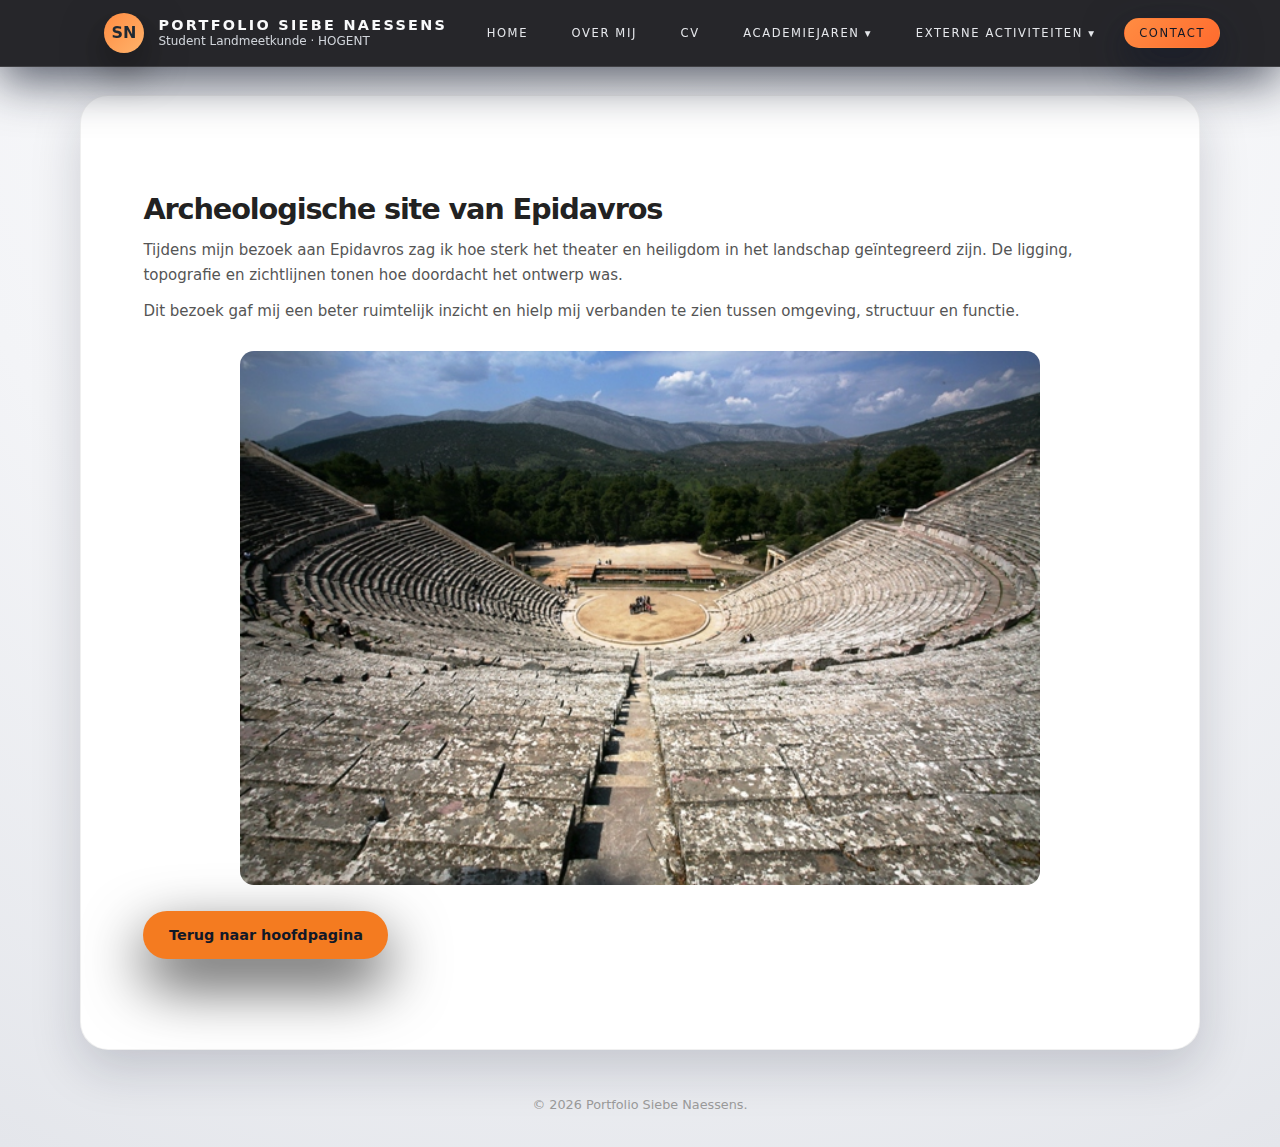
<file: epidavros.html>
<!DOCTYPE html>
<html lang="nl">
<head>
  <meta charset="UTF-8" />
  <title>Epidavros – Siebe Naessens</title>
  <meta name="viewport" content="width=device-width, initial-scale=1" />
  <link rel="stylesheet" href="style.css" />
</head>
<body>
  <div class="page">
    <header>
  <nav class="nav">
    <div class="nav-left">
      <div class="logo" aria-hidden="true">SN</div>
      <div class="nav-title">
        <strong>Portfolio Siebe Naessens</strong>
        <span>Student Landmeetkunde · HOGENT</span>
      </div>
    </div>

    <button class="nav-toggle" aria-label="Menu" onclick="toggleNav()">☰</button>

    <div class="nav-links" id="navLinks">
      <a href="index.html">Home</a>
      <a href="index.html#over">Over mij</a>
    
      <a href="index.html#cv">CV</a>
      

      <!-- ACADEMIEJAREN DROPDOWN -->
      <div class="dropdown">
        <a href="index.html#academiejaren" class="dropbtn">Academiejaren ▾</a>
        <div class="dropdown-content">
          <a href="jaar1.html">1ste jaar</a>
          <a href="jaar2.html">2de jaar</a>
          <a href="jaar3.html">3de jaar</a>
        </div>
      </div>

      <!-- ACTIVITEITEN DROPDOWN -->
      <div class="dropdown">
  <a href="index.html#activiteiten" class="dropbtn">Externe activiteiten ▾</a>
  <div class="dropdown-content">

    <a href="epidavros.html">Archeologische site van Epidavros</a>
    <a href="mycene.html">Archeologische site van Mycene</a>

    <a href="bisbeurs.html">BIS-beurs</a>
    <a href="vlaanderen-digitaal.html">Trefdag Vlaanderen Digitaal</a>

    <a href="drone.html">Drone A1/A3-certificaat</a>
    <a href="AI.html">AI-webinar</a>
    <a href="Topcon.html">Topcon-webinar</a>

    <a href="kijkstage.html">Kijkstage</a>
    <a href="opmeting.html">Opmeting tuin</a>
    <a href="verkaveling.html">Kwalitatieve verkaveling</a>

    <a href="rechtbank.html">Vredegerecht</a>
  </div>
</div>


      <a href="index.html#contact" class="primary-link">Contact</a>
    </div>
  </nav>
</header>

    <main>
      <section class="section section-block">
        <div class="section-inner">
          <h1 class="section-title">Archeologische site van Epidavros</h1>

          

          <div class="muted">
            <p>
              Tijdens mijn bezoek aan Epidavros zag ik hoe sterk het theater en heiligdom in het landschap geïntegreerd zijn. 
              De ligging, topografie en zichtlijnen tonen hoe doordacht het ontwerp was.
            </p>
            <p>
              Dit bezoek gaf mij een beter ruimtelijk inzicht en hielp mij verbanden te zien tussen omgeving, structuur en functie.
            </p>
          </div>

          <img src="epidavros.jpg" alt="Epidavros – zicht op het theater" class="activity-img large" />

          <div style="margin-top:1.6rem;">
            <a href="index.html#activiteiten" class="btn btn-primary">Terug naar hoofdpagina</a>
          </div>
        </div>
      </section>
    </main>

    <footer>© <span id="year"></span> Portfolio Siebe Naessens.</footer>
  </div>

  <script>
    function toggleNav() {
      const nav = document.getElementById("navLinks");
      if (!nav) return;
      nav.classList.toggle("open");
    }
    const yearSpan = document.getElementById("year");
    if (yearSpan) yearSpan.textContent = new Date().getFullYear();
  </script>
</body>
</html>
</file>
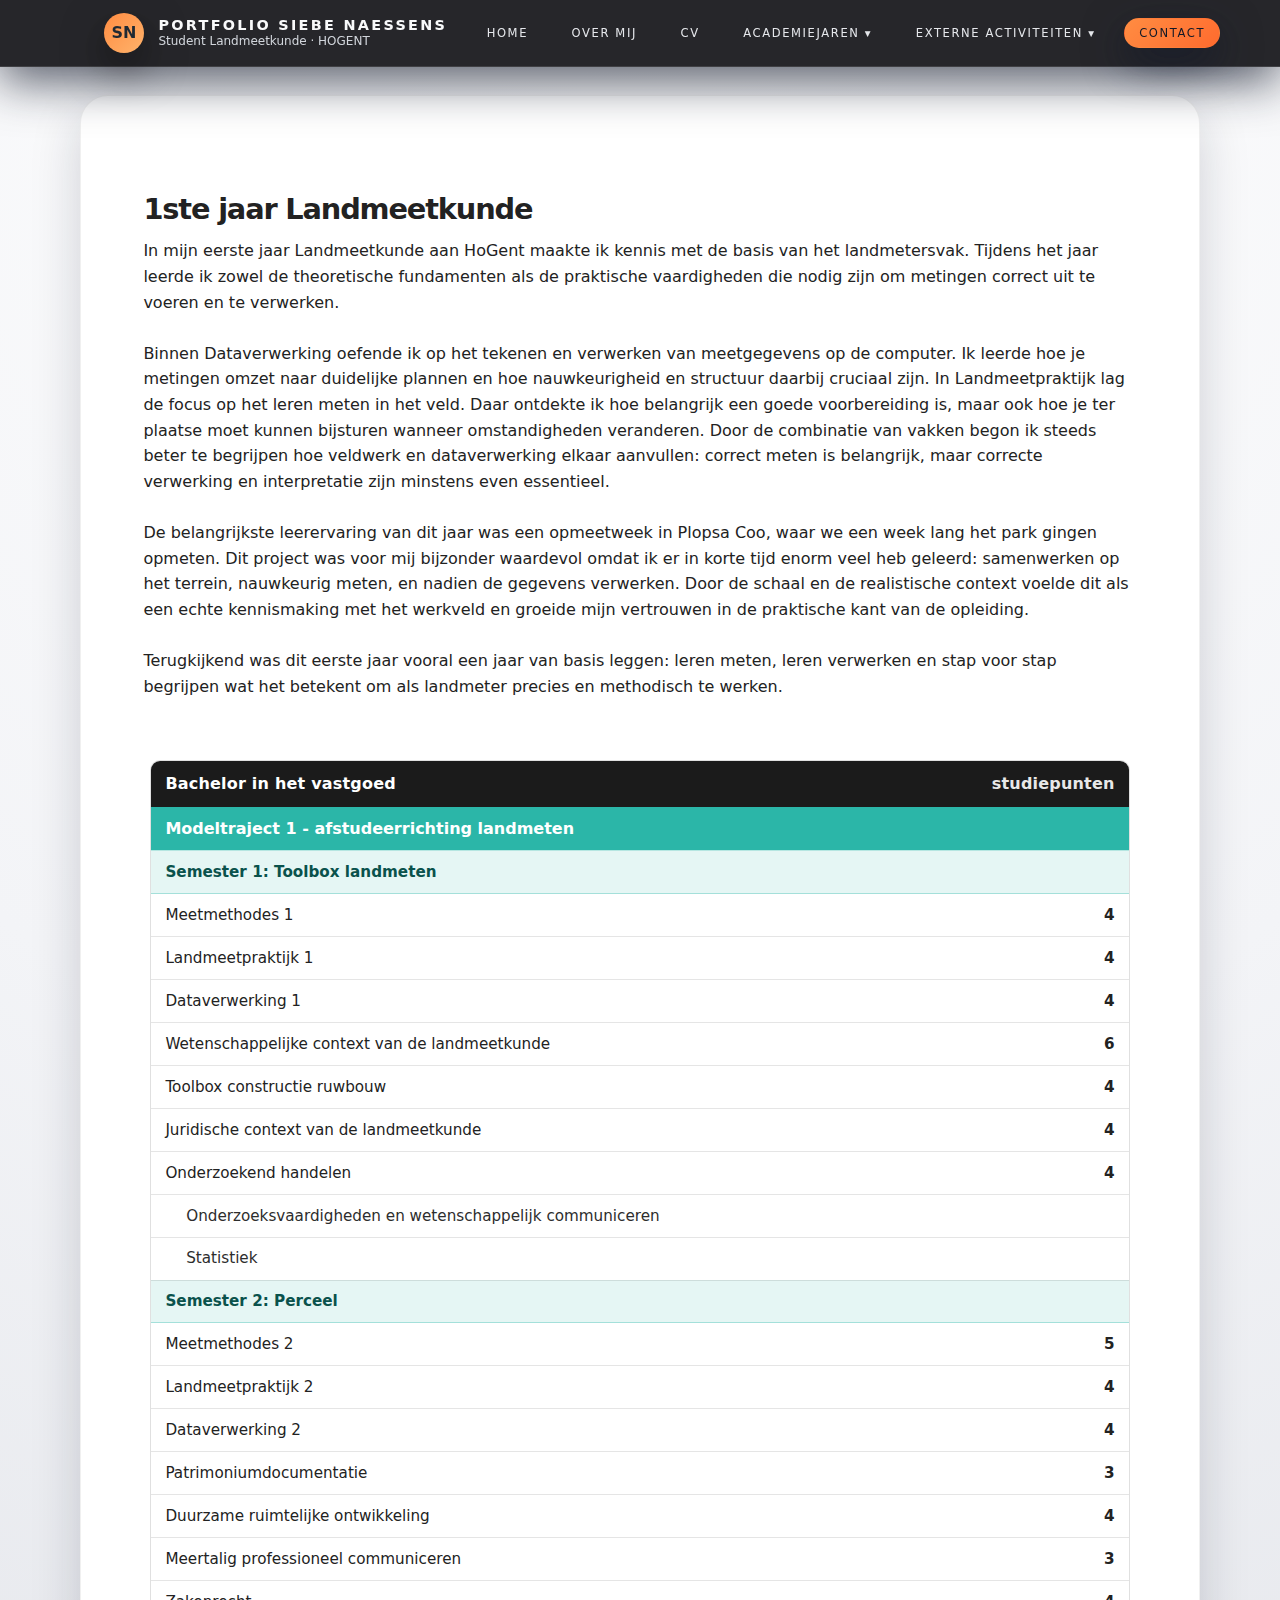
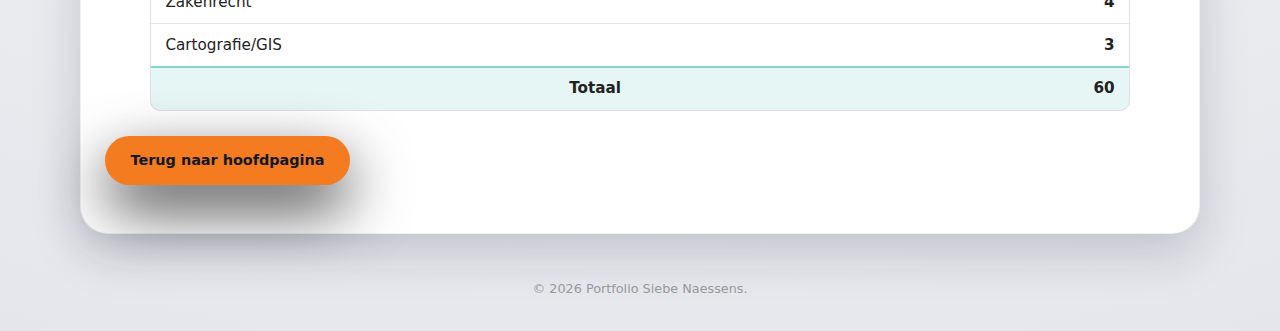
<file: jaar1.html>
<!DOCTYPE html>
<html lang="nl">
<head>
  <meta charset="UTF-8" />
  <title>1ste jaar Landmeetkunde – Siebe Naessens</title>
  <meta name="viewport" content="width=device-width, initial-scale=1" />
  <link rel="stylesheet" href="style.css" />
</head>
<body>
  <div class="page">
    <!-- zelfde nav als index -->
   <header>
  <nav class="nav">
    <div class="nav-left">
      <div class="logo" aria-hidden="true">SN</div>
      <div class="nav-title">
        <strong>Portfolio Siebe Naessens</strong>
        <span>Student Landmeetkunde · HOGENT</span>
      </div>
    </div>

    <button class="nav-toggle" aria-label="Menu" onclick="toggleNav()">☰</button>

    <div class="nav-links" id="navLinks">
      <a href="index.html">Home</a>
      <a href="index.html#over">Over mij</a>
    
      <a href="index.html#cv">CV</a>
      

      <!-- ACADEMIEJAREN DROPDOWN -->
      <div class="dropdown">
        <a href="index.html#academiejaren" class="dropbtn">Academiejaren ▾</a>
        <div class="dropdown-content">
          <a href="jaar1.html">1ste jaar</a>
          <a href="jaar2.html">2de jaar</a>
          <a href="jaar3.html">3de jaar</a>
        </div>
      </div>

      <!-- ACTIVITEITEN DROPDOWN -->
      <div class="dropdown">
  <a href="index.html#activiteiten" class="dropbtn">Externe activiteiten ▾</a>
  <div class="dropdown-content">

    <a href="epidavros.html">Archeologische site van Epidavros</a>
    <a href="mycene.html">Archeologische site van Mycene</a>

    <a href="bisbeurs.html">BIS-beurs</a>
    <a href="vlaanderen-digitaal.html">Trefdag Vlaanderen Digitaal</a>

    <a href="drone.html">Drone A1/A3-certificaat</a>
    <a href="AI.html">AI-webinar</a>
    <a href="Topcon.html">Topcon-webinar</a>

    <a href="kijkstage.html">Kijkstage</a>
    <a href="opmeting.html">Opmeting tuin</a>
    <a href="verkaveling.html">Kwalitatieve verkaveling</a>

    <a href="rechtbank.html">Vredegerecht</a>
  </div>
</div>


      <a href="index.html#contact" class="primary-link">Contact</a>
    </div>
  </nav>
</header>


    <main>
      <section class="section section-block">
        <div class="section-inner">
          <h1 class="section-title">1ste jaar Landmeetkunde</h1>
           <p>
            In mijn eerste jaar Landmeetkunde aan HoGent maakte ik kennis met de basis van het landmetersvak.
            Tijdens het jaar leerde ik zowel de theoretische fundamenten als de praktische vaardigheden die nodig zijn
            om metingen correct uit te voeren en te verwerken.
          </p>
          <br>
          <p>
            Binnen Dataverwerking oefende ik op het tekenen en verwerken van meetgegevens op de computer.
            Ik leerde hoe je metingen omzet naar duidelijke plannen en hoe nauwkeurigheid en structuur daarbij cruciaal zijn.
            In Landmeetpraktijk lag de focus op het leren meten in het veld. Daar ontdekte ik hoe belangrijk een
            goede voorbereiding is, maar ook hoe je ter plaatse moet kunnen bijsturen wanneer omstandigheden veranderen.
          
    Door de combinatie van vakken begon ik steeds beter te begrijpen hoe veldwerk en dataverwerking elkaar aanvullen:
    correct meten is belangrijk, maar correcte verwerking en interpretatie zijn minstens even essentieel.
  </p>
<br>
  <p>
    De belangrijkste leerervaring van dit jaar was een opmeetweek in Plopsa Coo, waar we een week lang het park
    gingen opmeten. Dit project was voor mij bijzonder waardevol omdat ik er in korte tijd enorm veel heb geleerd:
    samenwerken op het terrein, nauwkeurig meten, en nadien de gegevens verwerken. Door de schaal en de realistische context
    voelde dit als een echte kennismaking met het werkveld en groeide mijn vertrouwen in de praktische kant van de opleiding.
  </p>
<br>
  <p>
    Terugkijkend was dit eerste jaar vooral een jaar van basis leggen: leren meten, leren verwerken en stap voor stap begrijpen
    wat het betekent om als landmeter precies en methodisch te werken.
  </p>
          </div>


<!-- =============================== -->
<!-- STUDIEPUNTEN OVERZICHT (HTML)   -->
<!-- Plak dit in je academiejaar-pagina -->
<!-- =============================== -->

<section class="study-overview" aria-label="Overzicht vakken en studiepunten">
  <!-- Zwarte balk -->
  <div class="study-overview__topbar">
    <div class="study-overview__topbar-title">Bachelor in het vastgoed</div>
    <div class="study-overview__topbar-right">studiepunten</div>
  </div>

  <!-- Groene balk -->
  <div class="study-overview__program">Modeltraject 1 - afstudeerrichting landmeten</div>

  <!-- Tabel -->
  <table class="study-table" role="table" aria-label="Vakken en studiepunten">
    <tbody>
      <tr class="study-table__section">
        <th colspan="2">Semester 1: Toolbox landmeten</th>
      </tr>
      <tr>
        <td>Meetmethodes 1</td>
        <td class="pts">4</td>
      </tr>
      <tr>
        <td>Landmeetpraktijk 1</td>
        <td class="pts">4</td>
      </tr>
      <tr>
        <td>Dataverwerking 1</td>
        <td class="pts">4</td>
      </tr>
      <tr>
        <td>Wetenschappelijke context van de landmeetkunde</td>
        <td class="pts">6</td>
      </tr>
      <tr>
        <td>Toolbox constructie ruwbouw</td>
        <td class="pts">4</td>
      </tr>
      <tr>
        <td>Juridische context van de landmeetkunde</td>
        <td class="pts">4</td>
      </tr>
      <tr>
        <td>Onderzoekend handelen</td>
        <td class="pts">4</td>
      </tr>
      
      <tr>
        <td class="indent">Onderzoeksvaardigheden en wetenschappelijk communiceren</td>
        <td class="pts"></td>
      </tr>
      <tr>
        <td class="indent">Statistiek</td>
        <td class="pts"></td>
      </tr>

      <tr class="study-table__section">
        <th colspan="2">Semester 2: Perceel</th>
      </tr>
      <tr>
        <td>Meetmethodes 2</td>
        <td class="pts">5</td>
      </tr>
      <tr>
        <td>Landmeetpraktijk 2</td>
        <td class="pts">4</td>
      </tr>
      <tr>
        <td>Dataverwerking 2</td>
        <td class="pts">4</td>
      </tr>
      <tr>
        <td>Patrimoniumdocumentatie</td>
        <td class="pts">3</td>
      </tr>
      <tr>
        <td>Duurzame ruimtelijke ontwikkeling</td>
        <td class="pts">4</td>
      </tr>
      <tr>
        <td>Meertalig professioneel communiceren</td>
        <td class="pts">3</td>
      </tr>
      <tr>
        <td>Zakenrecht</td>
        <td class="pts">4</td>
      </tr>
      <tr>
        <td>Cartografie/GIS</td>
        <td class="pts">3</td>
      </tr>

      <tr class="study-table__total">
        <th>Totaal</th>
        <th class="pts">60</th>
      </tr>
    </tbody>
  </table>
</section>













          <div style="margin-top:1.6rem;">
            <a href="index.html#academiejaren" class="btn btn-primary">Terug naar hoofdpagina</a>
          </div>
        </div>
      </section>
    </main>

    <footer>
      © <span id="year"></span> Portfolio Siebe Naessens.
    </footer>
  </div>

 <script>
  function toggleNav() {
    const nav = document.getElementById("navLinks");
    if (!nav) return;
    nav.classList.toggle("open");
  }

  const yearSpan = document.getElementById("year");
  if (yearSpan) {
    yearSpan.textContent = new Date().getFullYear();
  }
</script>
</body>
</html>
</file>
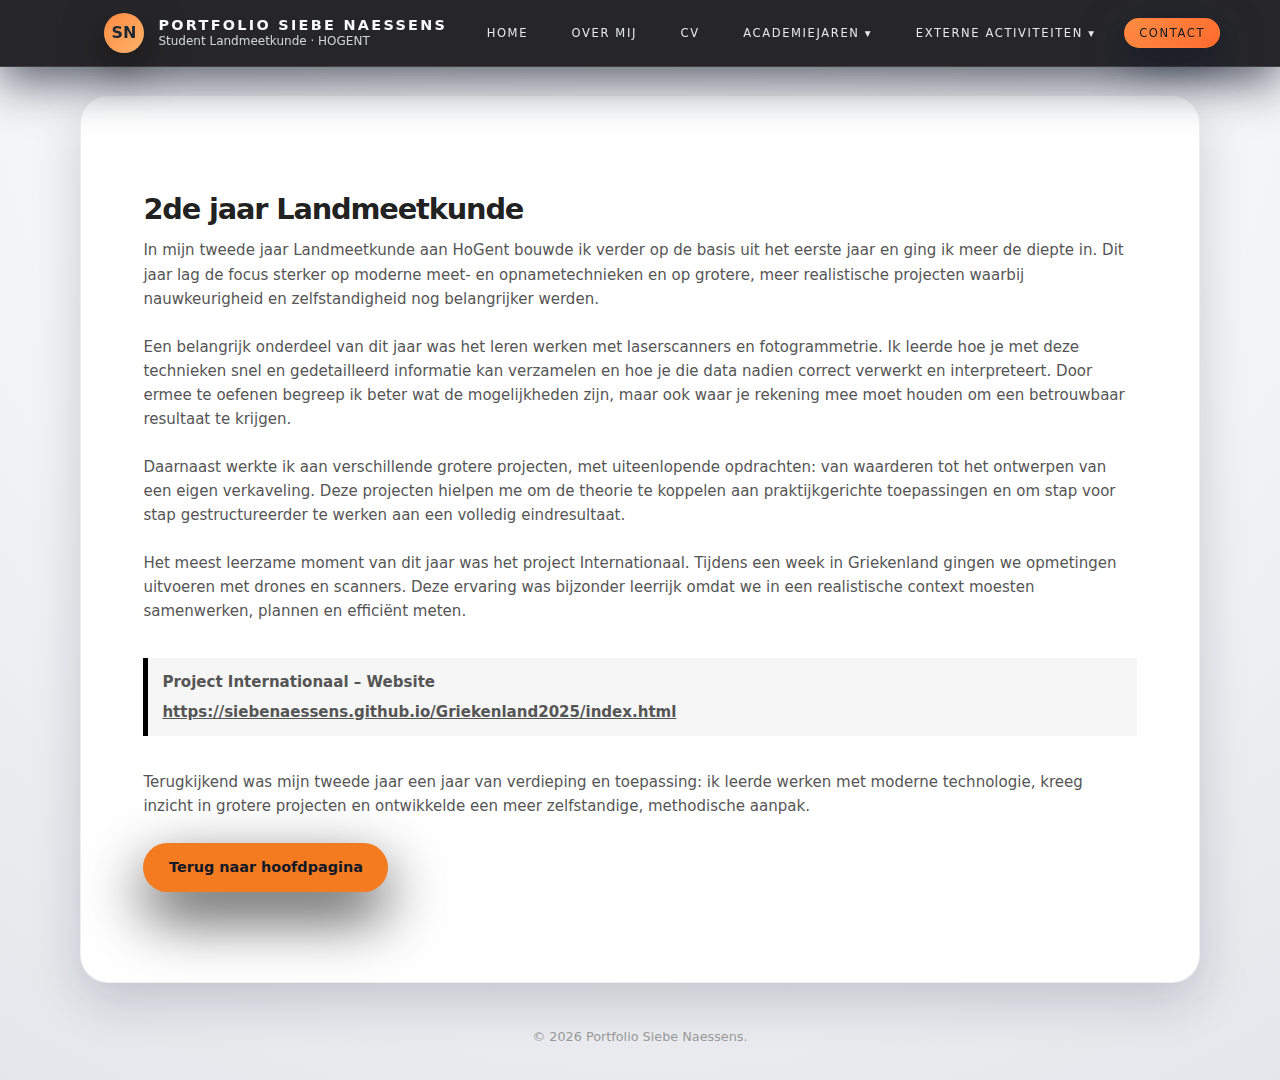
<file: jaar2.html>
<!-- jaar2.html -->
<!DOCTYPE html>
<html lang="nl">
<head>
  <meta charset="UTF-8" />
  <title>2de jaar Landmeetkunde – Siebe Naessens</title>
  <meta name="viewport" content="width=device-width, initial-scale=1" />
  <link rel="stylesheet" href="style.css" />
</head>
<body>
    

  <div class="page">
    <!-- NAV zelfde als jaar1.html (kopieer) -->
    <!-- ... zelfde navblok als hierboven ... -->
<header>
  <nav class="nav">
    <div class="nav-left">
      <div class="logo" aria-hidden="true">SN</div>
      <div class="nav-title">
        <strong>Portfolio Siebe Naessens</strong>
        <span>Student Landmeetkunde · HOGENT</span>
      </div>
    </div>

    <button class="nav-toggle" aria-label="Menu" onclick="toggleNav()">☰</button>

    <div class="nav-links" id="navLinks">
      <a href="index.html">Home</a>
      <a href="index.html#over">Over mij</a>
    
      <a href="index.html#cv">CV</a>
      

      <!-- ACADEMIEJAREN DROPDOWN -->
      <div class="dropdown">
        <a href="index.html#academiejaren" class="dropbtn">Academiejaren ▾</a>
        <div class="dropdown-content">
          <a href="jaar1.html">1ste jaar</a>
          <a href="jaar2.html">2de jaar</a>
          <a href="jaar3.html">3de jaar</a>
        </div>
      </div>

      <!-- ACTIVITEITEN DROPDOWN -->
      <div class="dropdown">
  <a href="index.html#activiteiten" class="dropbtn">Externe activiteiten ▾</a>
  <div class="dropdown-content">

    <a href="epidavros.html">Epidavros</a>
    <a href="mycene.html">Mycene</a>

    <a href="bisbeurs.html">BIS-beurs</a>
    <a href="vlaanderen-digitaal.html">Vlaanderen Digitaal</a>

    <a href="drone.html">Drone A1/A3</a>
    <a href="AI.html">AI-webinar</a>
    <a href="Topcon.html">Topcon-webinar</a>

    <a href="kijkstage.html">Kijkstage</a>
    <a href="opmeting.html">Opmeting tuin</a>
    <a href="verkaveling.html">Kwalitatieve verkaveling</a>

    <a href="rechtbank.html">Vredegerecht</a>
  </div>
</div>


      <a href="index.html#contact" class="primary-link">Contact</a>
    </div>
  </nav>
</header>


    <main>
      <section class="section section-block">
        <div class="section-inner">
          <h1 class="section-title">2de jaar Landmeetkunde</h1>
          
          <div class="muted">
           In mijn tweede jaar Landmeetkunde aan HoGent bouwde ik verder op de basis uit het eerste jaar en ging ik meer de diepte in. Dit jaar lag de focus sterker op moderne meet- en opnametechnieken en op grotere, meer realistische projecten waarbij nauwkeurigheid en zelfstandigheid nog belangrijker werden.
<br><br>

Een belangrijk onderdeel van dit jaar was het leren werken met laserscanners en fotogrammetrie. Ik leerde hoe je met deze technieken snel en gedetailleerd informatie kan verzamelen en hoe je die data nadien correct verwerkt en interpreteert. Door ermee te oefenen begreep ik beter wat de mogelijkheden zijn, maar ook waar je rekening mee moet houden om een betrouwbaar resultaat te krijgen.
<br><br>

Daarnaast werkte ik aan verschillende grotere projecten, met uiteenlopende opdrachten: van waarderen tot het ontwerpen van een eigen verkaveling. Deze projecten hielpen me om de theorie te koppelen aan praktijkgerichte toepassingen en om stap voor stap gestructureerder te werken aan een volledig eindresultaat.
<br><br>

Het meest leerzame moment van dit jaar was het project Internationaal. Tijdens een week in Griekenland gingen we opmetingen uitvoeren met drones en scanners. Deze ervaring was bijzonder leerrijk omdat we in een realistische context moesten samenwerken, plannen en efficiënt meten.
<br><br>

<div style="border-left:5px solid #000; padding:12px 14px; margin:10px 0; background:#f6f6f6;">
  <div style="font-weight:700; margin-bottom:6px;">Project Internationaal – Website</div>
  <a href="https://siebenaessens.github.io/Griekenland2025/index.html"
     target="_blank" rel="noopener noreferrer"
     style="font-weight:600; text-decoration:underline;">
    https://siebenaessens.github.io/Griekenland2025/index.html
  </a>
</div>
<br>

Terugkijkend was mijn tweede jaar een jaar van verdieping en toepassing: ik leerde werken met moderne technologie, kreeg inzicht in grotere projecten en ontwikkelde een meer zelfstandige, methodische aanpak.


 
          </div>
          <div style="margin-top:1.6rem;">
            <a href="index.html" class="btn btn-primary">Terug naar hoofdpagina</a>
          </div>
        </div>
      </section>
    </main>

    <footer>© <span id="year"></span> Portfolio Siebe Naessens.</footer>

   <script>
  function toggleNav() {
    const nav = document.getElementById("navLinks");
    if (!nav) return;
    nav.classList.toggle("open");
  }

  const yearSpan = document.getElementById("year");
  if (yearSpan) {
    yearSpan.textContent = new Date().getFullYear();
  }
</script>
</body>
</html>
</file>
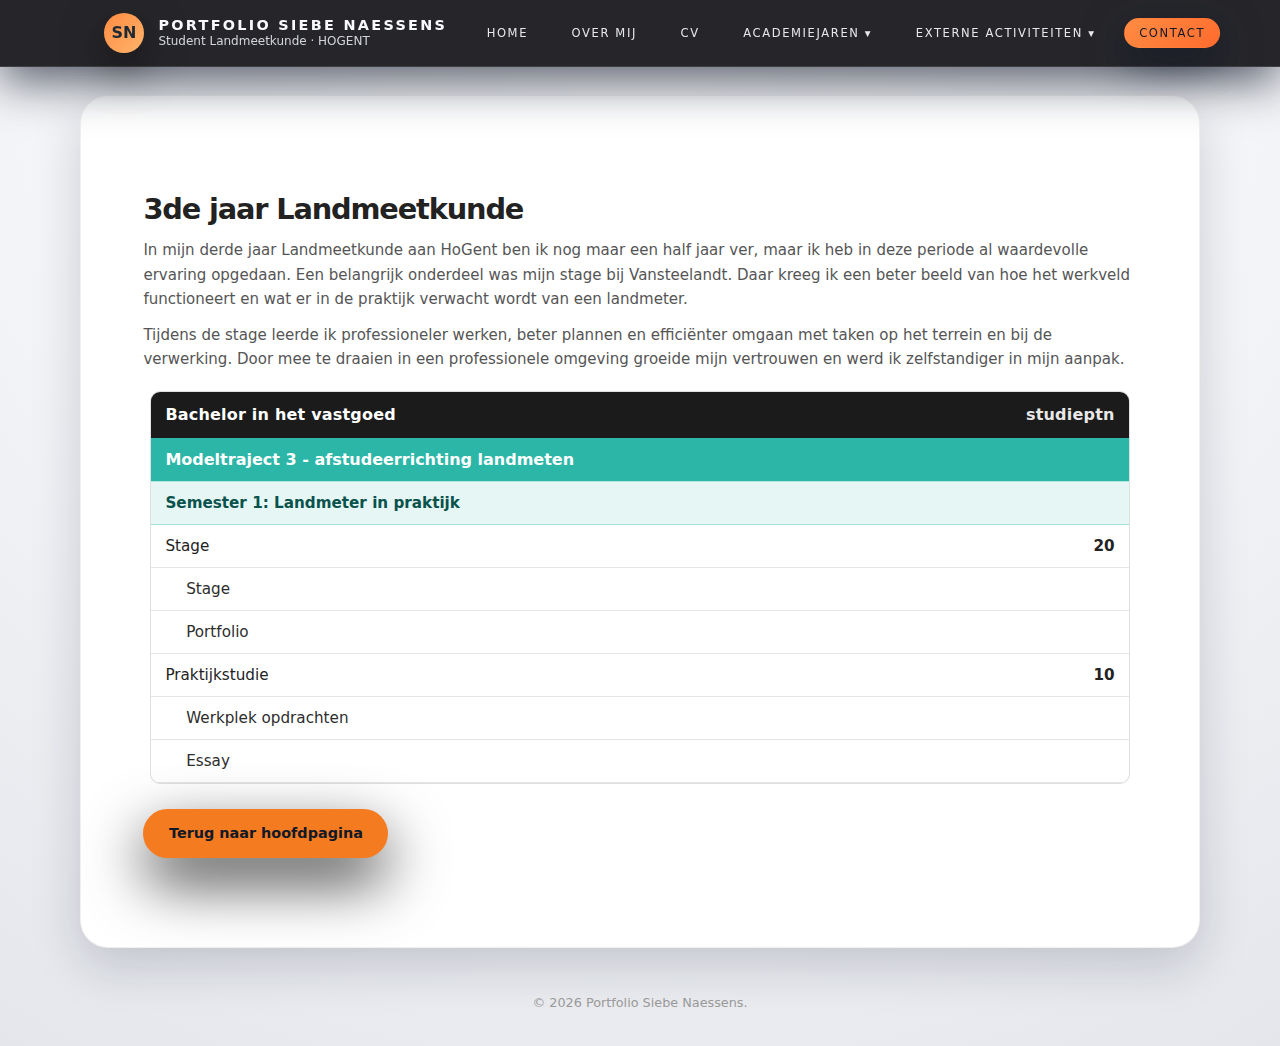
<file: jaar3.html>
<!-- jaar3.html -->
<!DOCTYPE html>
<html lang="nl">
<head>
  <meta charset="UTF-8" />
  <title>3de jaar Landmeetkunde – Siebe Naessens</title>
  <meta name="viewport" content="width=device-width, initial-scale=1" />
  <link rel="stylesheet" href="style.css" />
</head>
<body>
    
  <div class="page">
    <!-- NAV zelfde als jaar1.html -->
    <!-- ... -->
<header>
  <nav class="nav">
    <div class="nav-left">
      <div class="logo" aria-hidden="true">SN</div>
      <div class="nav-title">
        <strong>Portfolio Siebe Naessens</strong>
        <span>Student Landmeetkunde · HOGENT</span>
      </div>
    </div>

    <button class="nav-toggle" aria-label="Menu" onclick="toggleNav()">☰</button>

    <div class="nav-links" id="navLinks">
      <a href="index.html">Home</a>
      <a href="index.html#over">Over mij</a>
    
      <a href="index.html#cv">CV</a>
      

      <!-- ACADEMIEJAREN DROPDOWN -->
      <div class="dropdown">
        <a href="index.html#academiejaren" class="dropbtn">Academiejaren ▾</a>
        <div class="dropdown-content">
          <a href="jaar1.html">1ste jaar</a>
          <a href="jaar2.html">2de jaar</a>
          <a href="jaar3.html">3de jaar</a>
        </div>
      </div>

      <!-- ACTIVITEITEN DROPDOWN -->
      <div class="dropdown">
  <a href="index.html#activiteiten" class="dropbtn">Externe activiteiten ▾</a>
  <div class="dropdown-content">

    <a href="epidavros.html">Epidavros</a>
    <a href="mycene.html">Mycene</a>

    <a href="bisbeurs.html">BIS-beurs</a>
    <a href="vlaanderen-digitaal.html">Vlaanderen Digitaal</a>

    <a href="drone.html">Drone A1/A3</a>
    <a href="AI.html">AI-webinar</a>
    <a href="Topcon.html">Topcon-webinar</a>

    <a href="kijkstage.html">Kijkstage</a>
    <a href="opmeting.html">Opmeting tuin</a>
    <a href="verkaveling.html">Kwalitatieve verkaveling</a>

    <a href="rechtbank.html">Vredegerecht</a>
  </div>
</div>


      <a href="index.html#contact" class="primary-link">Contact</a>
    </div>
  </nav>
</header>


    <main>
      <section class="section section-block">
        <div class="section-inner">
          <h1 class="section-title">3de jaar Landmeetkunde</h1>
          
          <div class="muted">
            <p>
              In mijn derde jaar Landmeetkunde aan HoGent ben ik nog maar een half jaar ver, 
              maar ik heb in deze periode al waardevolle ervaring opgedaan. Een belangrijk onderdeel was mijn stage bij Vansteelandt. 
              Daar kreeg ik een beter beeld van hoe het werkveld functioneert en wat er in de praktijk verwacht wordt van een landmeter.
            </p>
            <p>
              Tijdens de stage leerde ik professioneler werken, beter plannen en efficiënter omgaan met taken op het terrein en bij de verwerking. 
              Door mee te draaien in een professionele omgeving groeide mijn vertrouwen en werd ik zelfstandiger in mijn aanpak.
            </p>
          </div>


<!-- =============================== -->
<!-- STUDIEPUNTEN OVERZICHT (HTML)   -->
<!-- Modeltraject 3 - afstudeerrichting landmeten -->
<!-- (Gebruik dezelfde CSS van je vorige overzichten) -->
<!-- =============================== -->

<section class="study-overview" aria-label="Overzicht vakken en studiepunten (Modeltraject 3)">
  <!-- Zwarte balk -->
  <div class="study-overview__topbar">
    <div class="study-overview__topbar-title">Bachelor in het vastgoed</div>
    <div class="study-overview__topbar-right">studieptn</div>
  </div>

  <!-- Groene balk -->
  <div class="study-overview__program">Modeltraject 3 - afstudeerrichting landmeten</div>

  <!-- Tabel -->
  <table class="study-table" role="table" aria-label="Vakken en studiepunten">
    <tbody>
      <!-- Semester 1 -->
      <tr class="study-table__section">
        <th colspan="2">Semester 1: Landmeter in praktijk</th>
      </tr>

      <tr>
        <td>Stage</td>
        <td class="pts">20</td>
      </tr>
      <tr>
        <td class="indent">Stage</td>
        <td class="pts">&nbsp;</td>
      </tr>
      <tr>
        <td class="indent">Portfolio</td>
        <td class="pts">&nbsp;</td>
      </tr>

      <tr>
        <td>Praktijkstudie</td>
        <td class="pts">10</td>
      </tr>
      <tr>
        <td class="indent">Werkplek opdrachten</td>
        <td class="pts">&nbsp;</td>
      </tr>
      <tr>
        <td class="indent">Essay</td>
        <td class="pts">&nbsp;</td>
      </tr>
    </tbody>
  </table>
</section>





          <div style="margin-top:1.6rem;">
            <a href="index.html" class="btn btn-primary">Terug naar hoofdpagina</a>
          </div>
        </div>
      </section>
    </main>

    <footer>© <span id="year"></span> Portfolio Siebe Naessens.</footer>

    <script>
  function toggleNav() {
    const nav = document.getElementById("navLinks");
    if (!nav) return;
    nav.classList.toggle("open");
  }

  const yearSpan = document.getElementById("year");
  if (yearSpan) {
    yearSpan.textContent = new Date().getFullYear();
  }
</script>
</body>
</html>
</file>
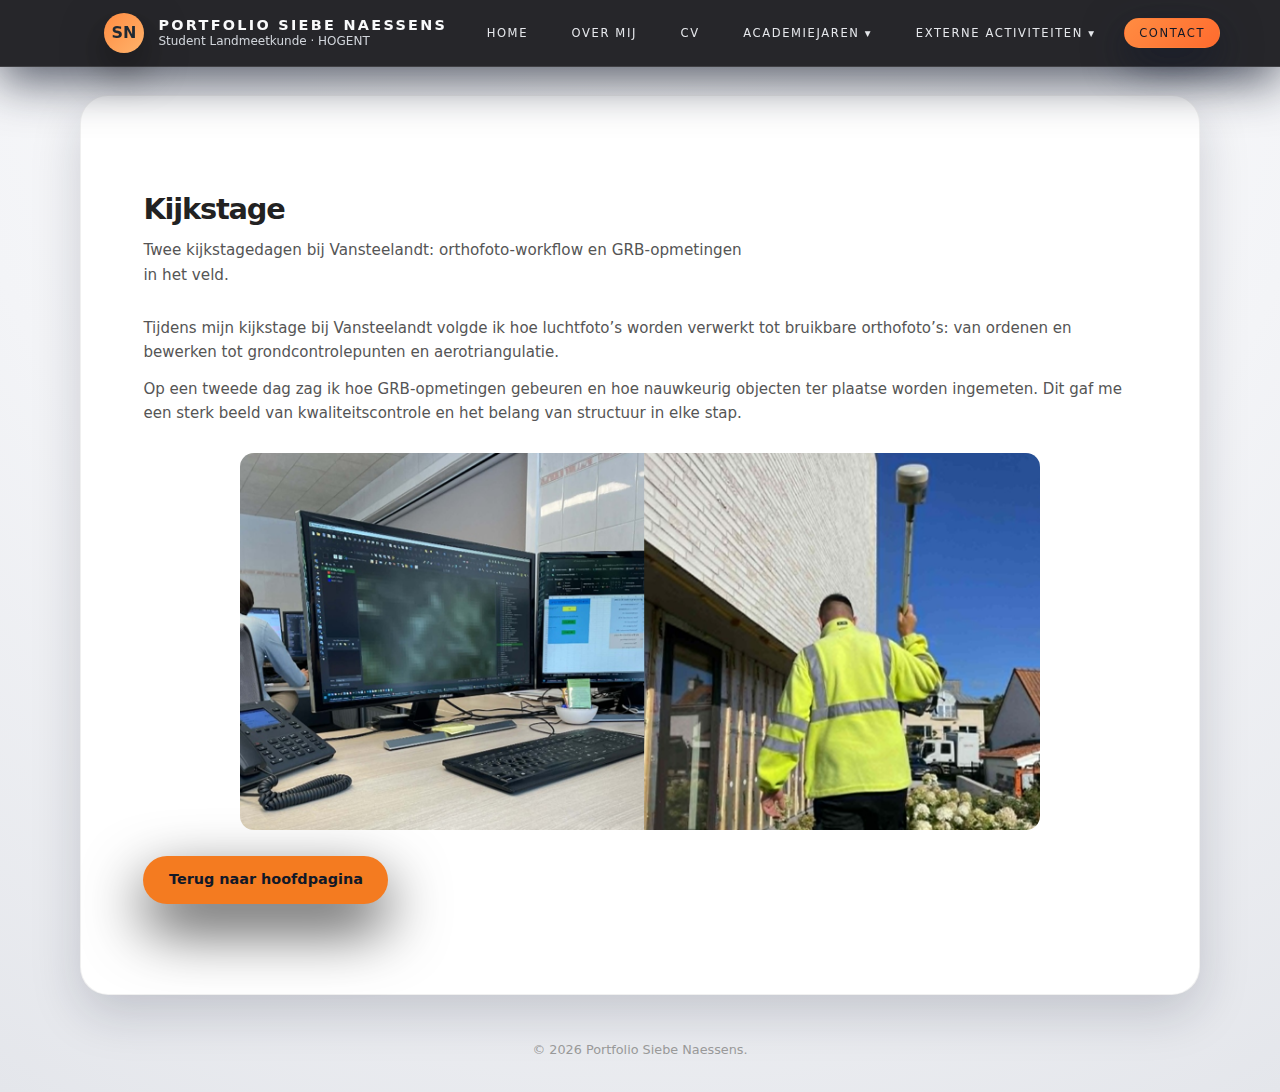
<file: kijkstage.html>
<!DOCTYPE html>
<html lang="nl">
<head>
  <meta charset="UTF-8" />
  <title>Kijkstage – Siebe Naessens</title>
  <meta name="viewport" content="width=device-width, initial-scale=1" />
  <link rel="stylesheet" href="style.css" />
</head>
<body>
  <div class="page">
    <header>
  <nav class="nav">
    <div class="nav-left">
      <div class="logo" aria-hidden="true">SN</div>
      <div class="nav-title">
        <strong>Portfolio Siebe Naessens</strong>
        <span>Student Landmeetkunde · HOGENT</span>
      </div>
    </div>

    <button class="nav-toggle" aria-label="Menu" onclick="toggleNav()">☰</button>

    <div class="nav-links" id="navLinks">
      <a href="index.html">Home</a>
      <a href="index.html#over">Over mij</a>
    
      <a href="index.html#cv">CV</a>
      

      <!-- ACADEMIEJAREN DROPDOWN -->
      <div class="dropdown">
        <a href="index.html#academiejaren" class="dropbtn">Academiejaren ▾</a>
        <div class="dropdown-content">
          <a href="jaar1.html">1ste jaar</a>
          <a href="jaar2.html">2de jaar</a>
          <a href="jaar3.html">3de jaar</a>
        </div>
      </div>

      <!-- ACTIVITEITEN DROPDOWN -->
      <div class="dropdown">
  <a href="index.html#activiteiten" class="dropbtn">Externe activiteiten ▾</a>
  <div class="dropdown-content">

    <a href="epidavros.html">Epidavros</a>
    <a href="mycene.html">Mycene</a>

    <a href="bisbeurs.html">BIS-beurs</a>
    <a href="vlaanderen-digitaal.html">Vlaanderen Digitaal</a>

    <a href="drone.html">Drone A1/A3</a>
    <a href="AI.html">AI-webinar</a>
    <a href="Topcon.html">Topcon-webinar</a>

    <a href="kijkstage.html">Kijkstage</a>
    <a href="opmeting.html">Opmeting tuin</a>
    <a href="verkaveling.html">Kwalitatieve verkaveling</a>

    <a href="rechtbank.html">Vredegerecht</a>
  </div>
</div>


      <a href="index.html#contact" class="primary-link">Contact</a>
    </div>
  </nav>
</header>

    <main>
      <section class="section section-block">
        <div class="section-inner">
          <h1 class="section-title">Kijkstage</h1>

          <p class="section-subtitle">
            Twee kijkstagedagen bij Vansteelandt: orthofoto-workflow en GRB-opmetingen in het veld.
          </p>

          <div class="muted">
            <p>
              Tijdens mijn kijkstage bij Vansteelandt volgde ik hoe luchtfoto’s worden verwerkt tot bruikbare orthofoto’s:
              van ordenen en bewerken tot grondcontrolepunten en aerotriangulatie.
            </p>
            <p>
              Op een tweede dag zag ik hoe GRB-opmetingen gebeuren en hoe nauwkeurig objecten ter plaatse worden ingemeten.
              Dit gaf me een sterk beeld van kwaliteitscontrole en het belang van structuur in elke stap.
            </p>
          </div>

          <img src="kijkstage.png" alt="Kijkstage – veldwerk met GNSS" class="activity-img large" />

          <div style="margin-top:1.6rem;">
            <a href="index.html" class="btn btn-primary">Terug naar hoofdpagina</a>
          </div>
        </div>
      </section>
    </main>

    <footer>© <span id="year"></span> Portfolio Siebe Naessens.</footer>
  </div>

  <script>
    function toggleNav() {
      const nav = document.getElementById("navLinks");
      if (!nav) return;
      nav.classList.toggle("open");
    }
    const yearSpan = document.getElementById("year");
    if (yearSpan) yearSpan.textContent = new Date().getFullYear();
  </script>
</body>
</html>
</file>
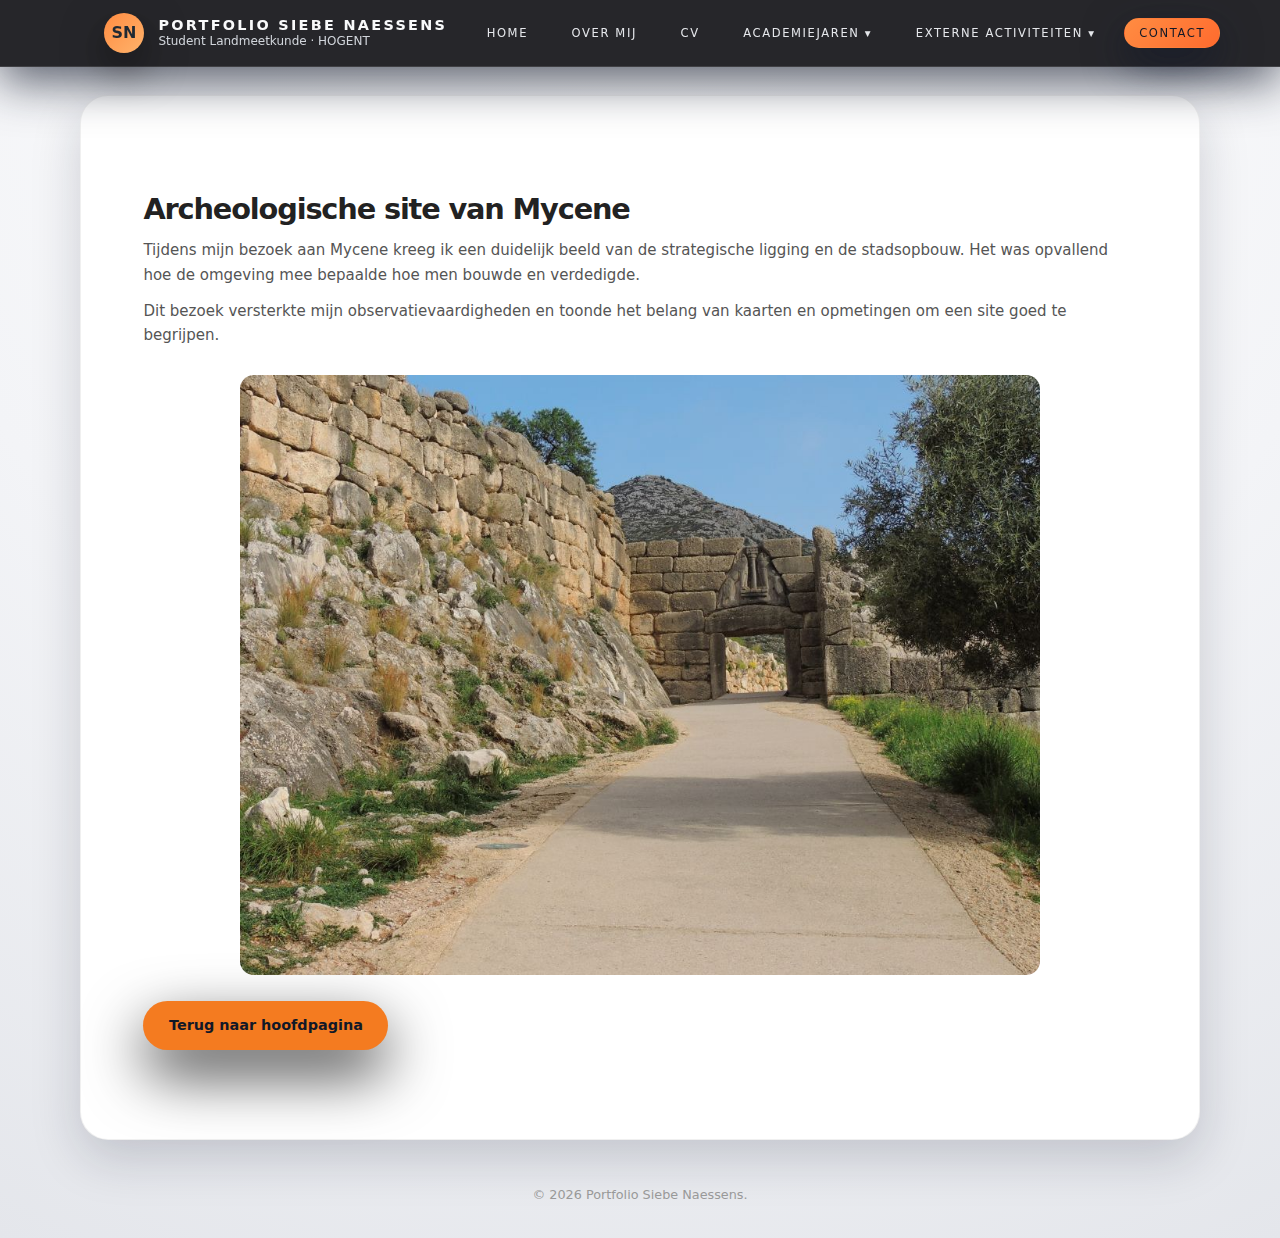
<file: mycene.html>
<!DOCTYPE html>
<html lang="nl">
<head>
  <meta charset="UTF-8" />
  <title>Mycene – Siebe Naessens</title>
  <meta name="viewport" content="width=device-width, initial-scale=1" />
  <link rel="stylesheet" href="style.css" />
</head>
<body>
  <div class="page">
    <header>
  <nav class="nav">
    <div class="nav-left">
      <div class="logo" aria-hidden="true">SN</div>
      <div class="nav-title">
        <strong>Portfolio Siebe Naessens</strong>
        <span>Student Landmeetkunde · HOGENT</span>
      </div>
    </div>

    <button class="nav-toggle" aria-label="Menu" onclick="toggleNav()">☰</button>

    <div class="nav-links" id="navLinks">
      <a href="index.html">Home</a>
      <a href="index.html#over">Over mij</a>
    
      <a href="index.html#cv">CV</a>
      

      <!-- ACADEMIEJAREN DROPDOWN -->
      <div class="dropdown">
        <a href="index.html#academiejaren" class="dropbtn">Academiejaren ▾</a>
        <div class="dropdown-content">
          <a href="jaar1.html">1ste jaar</a>
          <a href="jaar2.html">2de jaar</a>
          <a href="jaar3.html">3de jaar</a>
        </div>
      </div>

      <!-- ACTIVITEITEN DROPDOWN -->
      <div class="dropdown">
  <a href="index.html#activiteiten" class="dropbtn">Externe activiteiten ▾</a>
  <div class="dropdown-content">

    <a href="epidavros.html">Archeologische site van Epidavros</a>
    <a href="mycene.html">Archeologische site van Mycene</a>

    <a href="bisbeurs.html">BIS-beurs</a>
    <a href="vlaanderen-digitaal.html">Trefdag Vlaanderen Digitaal</a>

    <a href="drone.html">Drone A1/A3-certificaat</a>
    <a href="AI.html">AI-webinar</a>
    <a href="Topcon.html">Topcon-webinar</a>

    <a href="kijkstage.html">Kijkstage</a>
    <a href="opmeting.html">Opmeting tuin</a>
    <a href="verkaveling.html">Kwalitatieve verkaveling</a>

    <a href="rechtbank.html">Vredegerecht</a>
  </div>
</div>


      <a href="index.html#contact" class="primary-link">Contact</a>
    </div>
  </nav>
</header>

    <main>
      <section class="section section-block">
        <div class="section-inner">
          <h1 class="section-title">Archeologische site van Mycene</h1>

          

          <div class="muted">
            <p>
             Tijdens mijn bezoek aan Mycene kreeg ik een duidelijk beeld van de strategische ligging en de stadsopbouw. 
             Het was opvallend hoe de omgeving mee bepaalde hoe men bouwde en verdedigde.
            </p>
            <p>
              Dit bezoek versterkte mijn observatievaardigheden en 
              toonde het belang van kaarten en opmetingen om een site goed te begrijpen.
            </p>
          </div>

          <img src="mycene.jpg" alt="Mycene – archeologische site" class="activity-img large" />

          <div style="margin-top:1.6rem;">
            <a href="index.html#activiteiten" class="btn btn-primary">Terug naar hoofdpagina</a>
          </div>
        </div>
      </section>
    </main>

    <footer>© <span id="year"></span> Portfolio Siebe Naessens.</footer>
  </div>

  <script>
    function toggleNav() {
      const nav = document.getElementById("navLinks");
      if (!nav) return;
      nav.classList.toggle("open");
    }
    const yearSpan = document.getElementById("year");
    if (yearSpan) yearSpan.textContent = new Date().getFullYear();
  </script>
</body>
</html>
</file>
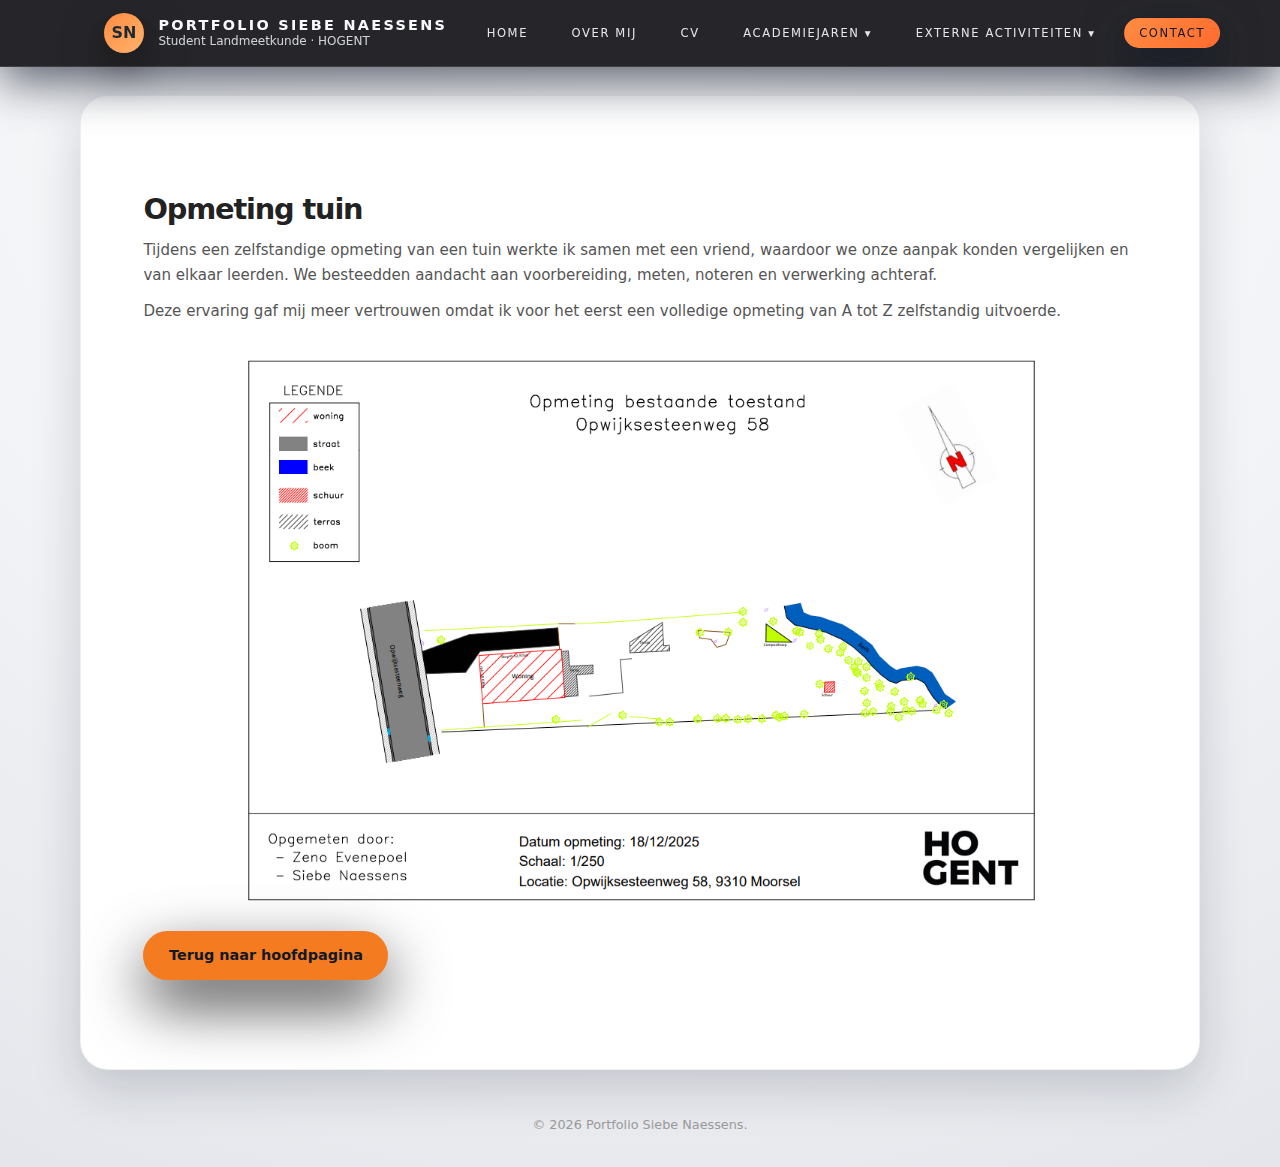
<file: opmeting.html>
<!DOCTYPE html>
<html lang="nl">
<head>
  <meta charset="UTF-8" />
  <title>Opmeting tuin – Siebe Naessens</title>
  <meta name="viewport" content="width=device-width, initial-scale=1" />
  <link rel="stylesheet" href="style.css" />
</head>
<body>

  <div class="page">
<header>
  <nav class="nav">
    <div class="nav-left">
      <div class="logo" aria-hidden="true">SN</div>
      <div class="nav-title">
        <strong>Portfolio Siebe Naessens</strong>
        <span>Student Landmeetkunde · HOGENT</span>
      </div>
    </div>

    <button class="nav-toggle" aria-label="Menu" onclick="toggleNav()">☰</button>

    <div class="nav-links" id="navLinks">
      <a href="index.html">Home</a>
      <a href="index.html#over">Over mij</a>
    
      <a href="index.html#cv">CV</a>
      

      <!-- ACADEMIEJAREN DROPDOWN -->
      <div class="dropdown">
        <a href="index.html#academiejaren" class="dropbtn">Academiejaren ▾</a>
        <div class="dropdown-content">
          <a href="jaar1.html">1ste jaar</a>
          <a href="jaar2.html">2de jaar</a>
          <a href="jaar3.html">3de jaar</a>
        </div>
      </div>

      <!-- ACTIVITEITEN DROPDOWN -->
      <div class="dropdown">
  <a href="index.html#activiteiten" class="dropbtn">Externe activiteiten ▾</a>
  <div class="dropdown-content">

    <a href="epidavros.html">Archeologische site van Epidavros</a>
    <a href="mycene.html">Archeologische site van Mycene</a>

    <a href="bisbeurs.html">BIS-beurs</a>
    <a href="vlaanderen-digitaal.html">Trefdag Vlaanderen Digitaal</a>

    <a href="drone.html">Drone A1/A3-certificaat</a>
    <a href="AI.html">AI-webinar</a>
    <a href="Topcon.html">Topcon-webinar</a>

    <a href="kijkstage.html">Kijkstage</a>
    <a href="opmeting.html">Opmeting tuin</a>
    <a href="verkaveling.html">Kwalitatieve verkaveling</a>

    <a href="rechtbank.html">Vredegerecht</a>
  </div>
</div>


      <a href="index.html#contact" class="primary-link">Contact</a>
    </div>
  </nav>
</header>

    <main>
      <section class="section section-block">
        <div class="section-inner">
          <h1 class="section-title">Opmeting tuin</h1>

          <div class="muted">
  <p>
    Tijdens een zelfstandige opmeting van een tuin werkte ik samen met een vriend, waardoor we onze aanpak konden vergelijken en van elkaar leerden. 
    We besteedden aandacht aan voorbereiding, meten, noteren en verwerking achteraf.
  </p>
  <p>
    Deze ervaring gaf mij meer vertrouwen omdat ik voor het eerst een volledige opmeting van A tot Z zelfstandig uitvoerde.
  </p>
</div>

          <img
  src="opmeting.png"
  alt="Bewijs van voltooiing online theorie-examen Drone A1/A3"
  class="activity-img large"
/>


          <div style="margin-top:1.6rem;">
            <a href="index.html#activiteiten" class="btn btn-primary">Terug naar hoofdpagina</a>
          </div>
        </div>
      </section>
    </main>

    <footer>© <span id="year"></span> Portfolio Siebe Naessens.</footer>
  </div>

<script>
  function toggleNav() {
    const nav = document.getElementById("navLinks");
    if (!nav) return;
    nav.classList.toggle("open");
  }

  const yearSpan = document.getElementById("year");
  if (yearSpan) {
    yearSpan.textContent = new Date().getFullYear();
  }
</script>
</body>
</html>
</file>
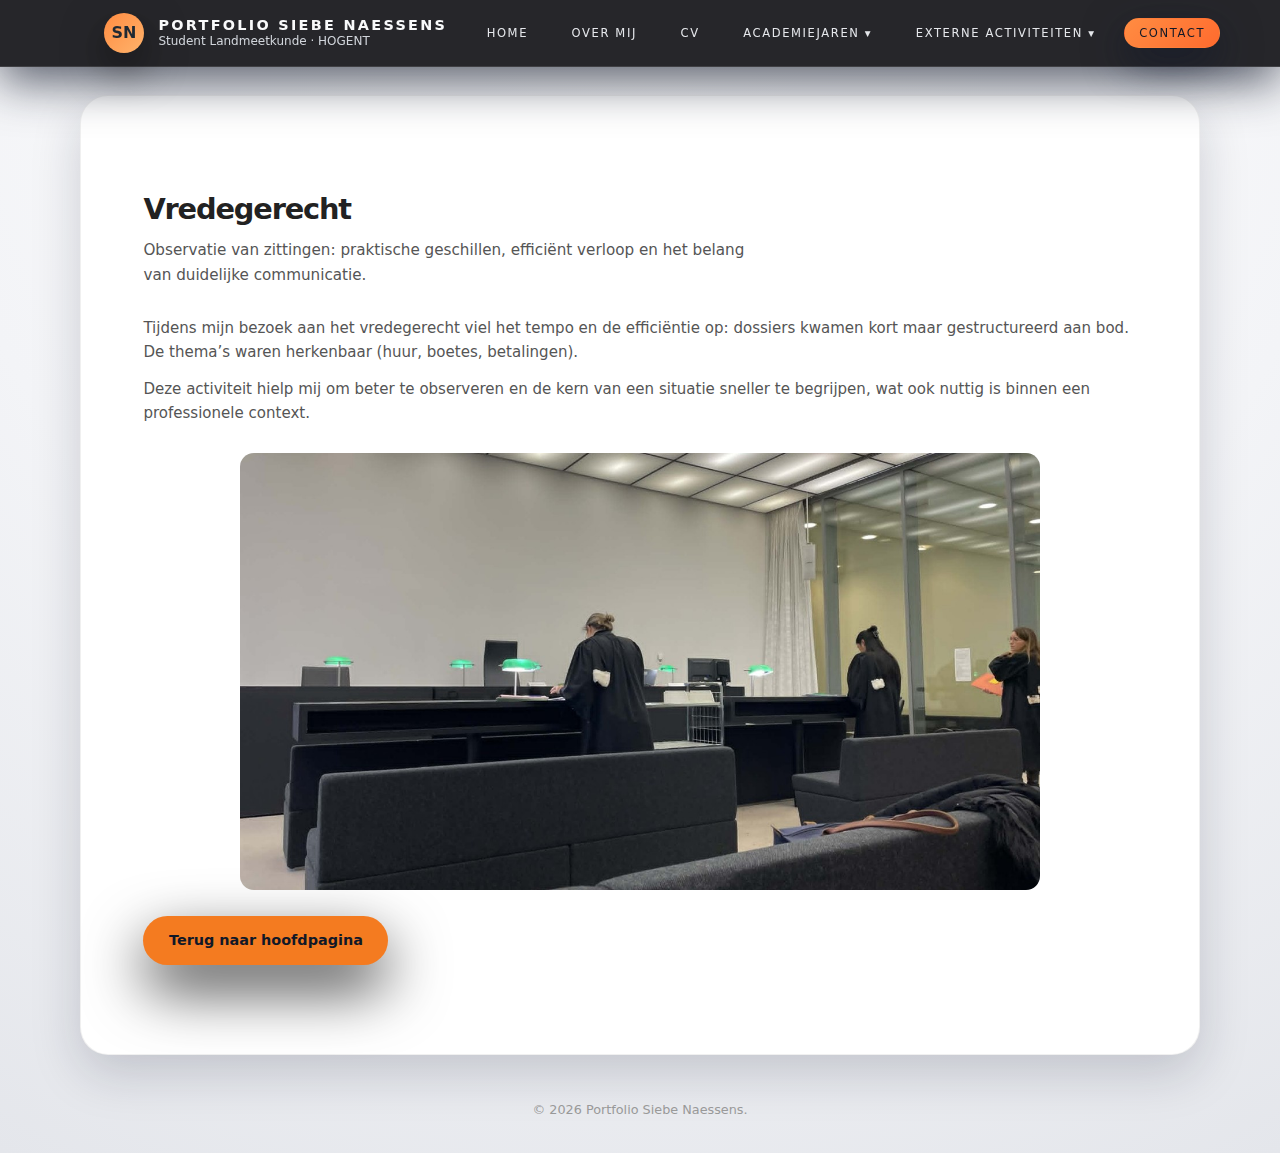
<file: rechtbank.html>
<!DOCTYPE html>
<html lang="nl">
<head>
  <meta charset="UTF-8" />
  <title>Vredegerecht – Siebe Naessens</title>
  <meta name="viewport" content="width=device-width, initial-scale=1" />
  <link rel="stylesheet" href="style.css" />
</head>
<body>
  <div class="page">
    <header>
  <nav class="nav">
    <div class="nav-left">
      <div class="logo" aria-hidden="true">SN</div>
      <div class="nav-title">
        <strong>Portfolio Siebe Naessens</strong>
        <span>Student Landmeetkunde · HOGENT</span>
      </div>
    </div>

    <button class="nav-toggle" aria-label="Menu" onclick="toggleNav()">☰</button>

    <div class="nav-links" id="navLinks">
      <a href="index.html">Home</a>
      <a href="index.html#over">Over mij</a>
    
      <a href="index.html#cv">CV</a>
      

      <!-- ACADEMIEJAREN DROPDOWN -->
      <div class="dropdown">
        <a href="index.html#academiejaren" class="dropbtn">Academiejaren ▾</a>
        <div class="dropdown-content">
          <a href="jaar1.html">1ste jaar</a>
          <a href="jaar2.html">2de jaar</a>
          <a href="jaar3.html">3de jaar</a>
        </div>
      </div>

      <!-- ACTIVITEITEN DROPDOWN -->
      <div class="dropdown">
  <a href="index.html#activiteiten" class="dropbtn">Externe activiteiten ▾</a>
  <div class="dropdown-content">

    <a href="epidavros.html">Epidavros</a>
    <a href="mycene.html">Mycene</a>

    <a href="bisbeurs.html">BIS-beurs</a>
    <a href="vlaanderen-digitaal.html">Vlaanderen Digitaal</a>

    <a href="drone.html">Drone A1/A3</a>
    <a href="AI.html">AI-webinar</a>
    <a href="Topcon.html">Topcon-webinar</a>

    <a href="kijkstage.html">Kijkstage</a>
    <a href="opmeting.html">Opmeting tuin</a>
    <a href="verkaveling.html">Kwalitatieve verkaveling</a>

    <a href="rechtbank.html">Vredegerecht</a>
  </div>
</div>


      <a href="index.html#contact" class="primary-link">Contact</a>
    </div>
  </nav>
</header>

    <main>
      <section class="section section-block">
        <div class="section-inner">
          <h1 class="section-title">Vredegerecht</h1>

          <p class="section-subtitle">
            Observatie van zittingen: praktische geschillen, efficiënt verloop en het belang van duidelijke communicatie.
          </p>

          <div class="muted">
            <p>
              Tijdens mijn bezoek aan het vredegerecht viel het tempo en de efficiëntie op: dossiers kwamen kort maar
              gestructureerd aan bod. De thema’s waren herkenbaar (huur, boetes, betalingen).
            </p>
            <p>
              Deze activiteit hielp mij om beter te observeren en de kern van een situatie sneller te begrijpen,
              wat ook nuttig is binnen een professionele context.
            </p>
          </div>

          <img src="vredegerecht.jpg" alt="Vredegerecht – zittingszaal" class="activity-img large" />

          <div style="margin-top:1.6rem;">
            <a href="index.html" class="btn btn-primary">Terug naar hoofdpagina</a>
          </div>
        </div>
      </section>
    </main>

    <footer>© <span id="year"></span> Portfolio Siebe Naessens.</footer>
  </div>

  <script>
    function toggleNav() {
      const nav = document.getElementById("navLinks");
      if (!nav) return;
      nav.classList.toggle("open");
    }
    const yearSpan = document.getElementById("year");
    if (yearSpan) yearSpan.textContent = new Date().getFullYear();
  </script>
</body>
</html>
</file>
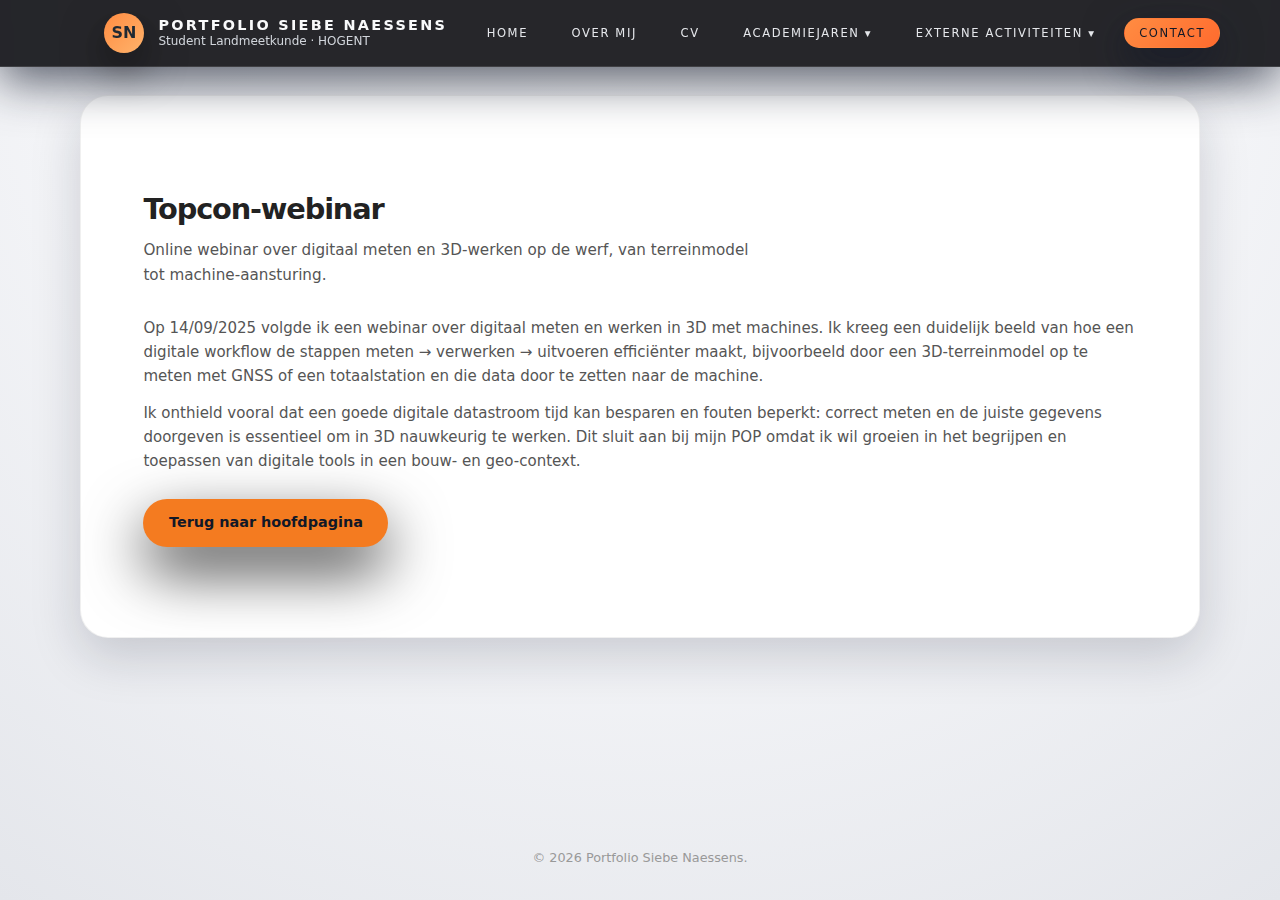
<file: Topcon.html>
<!DOCTYPE html>
<html lang="nl">
<head>
  <meta charset="UTF-8" />
  <title>Topcon-webinar – Siebe Naessens</title>
  <meta name="viewport" content="width=device-width, initial-scale=1" />
  <link rel="stylesheet" href="style.css" />
</head>
<body>
  <div class="page">
   <header>
  <nav class="nav">
    <div class="nav-left">
      <div class="logo" aria-hidden="true">SN</div>
      <div class="nav-title">
        <strong>Portfolio Siebe Naessens</strong>
        <span>Student Landmeetkunde · HOGENT</span>
      </div>
    </div>

    <button class="nav-toggle" aria-label="Menu" onclick="toggleNav()">☰</button>

    <div class="nav-links" id="navLinks">
      <a href="index.html">Home</a>
      <a href="index.html#over">Over mij</a>
    
      <a href="index.html#cv">CV</a>
      

      <!-- ACADEMIEJAREN DROPDOWN -->
      <div class="dropdown">
        <a href="index.html#academiejaren" class="dropbtn">Academiejaren ▾</a>
        <div class="dropdown-content">
          <a href="jaar1.html">1ste jaar</a>
          <a href="jaar2.html">2de jaar</a>
          <a href="jaar3.html">3de jaar</a>
        </div>
      </div>

      <!-- ACTIVITEITEN DROPDOWN -->
      <div class="dropdown">
  <a href="index.html#activiteiten" class="dropbtn">Externe activiteiten ▾</a>
  <div class="dropdown-content">

    <a href="epidavros.html">Epidavros</a>
    <a href="mycene.html">Mycene</a>

    <a href="bisbeurs.html">BIS-beurs</a>
    <a href="vlaanderen-digitaal.html">Vlaanderen Digitaal</a>

    <a href="drone.html">Drone A1/A3</a>
    <a href="AI.html">AI-webinar</a>
    <a href="Topcon.html">Topcon-webinar</a>

    <a href="kijkstage.html">Kijkstage</a>
    <a href="opmeting.html">Opmeting tuin</a>
    <a href="verkaveling.html">Kwalitatieve verkaveling</a>

    <a href="rechtbank.html">Vredegerecht</a>
  </div>
</div>


      <a href="index.html#contact" class="primary-link">Contact</a>
    </div>
  </nav>
</header>

    <main>
      <section class="section section-block">
        <div class="section-inner">
          <h1 class="section-title">Topcon-webinar</h1>

          <p class="section-subtitle">
            Online webinar over digitaal meten en 3D-werken op de werf, van terreinmodel tot machine-aansturing.
          </p>

          <div class="muted">
            <p>
              Op 14/09/2025 volgde ik een webinar over digitaal meten en werken in 3D met machines. Ik kreeg een duidelijk beeld
              van hoe een digitale workflow de stappen meten → verwerken → uitvoeren efficiënter maakt, bijvoorbeeld door een
              3D-terreinmodel op te meten met GNSS of een totaalstation en die data door te zetten naar de machine.
            </p>
            <p>
              Ik onthield vooral dat een goede digitale datastroom tijd kan besparen en fouten beperkt: correct meten en de juiste
              gegevens doorgeven is essentieel om in 3D nauwkeurig te werken. Dit sluit aan bij mijn POP omdat ik wil groeien in
              het begrijpen en toepassen van digitale tools in een bouw- en geo-context.
            </p>
          </div>

         

          <div style="margin-top:1.6rem;">
            <a href="index.html" class="btn btn-primary">Terug naar hoofdpagina</a>
          </div>
        </div>
      </section>
    </main>

    <footer>© <span id="year"></span> Portfolio Siebe Naessens.</footer>
  </div>

  <script>
    function toggleNav() {
      const nav = document.getElementById("navLinks");
      if (!nav) return;
      nav.classList.toggle("open");
    }
    const yearSpan = document.getElementById("year");
    if (yearSpan) yearSpan.textContent = new Date().getFullYear();
  </script>
</body>
</html>
</file>
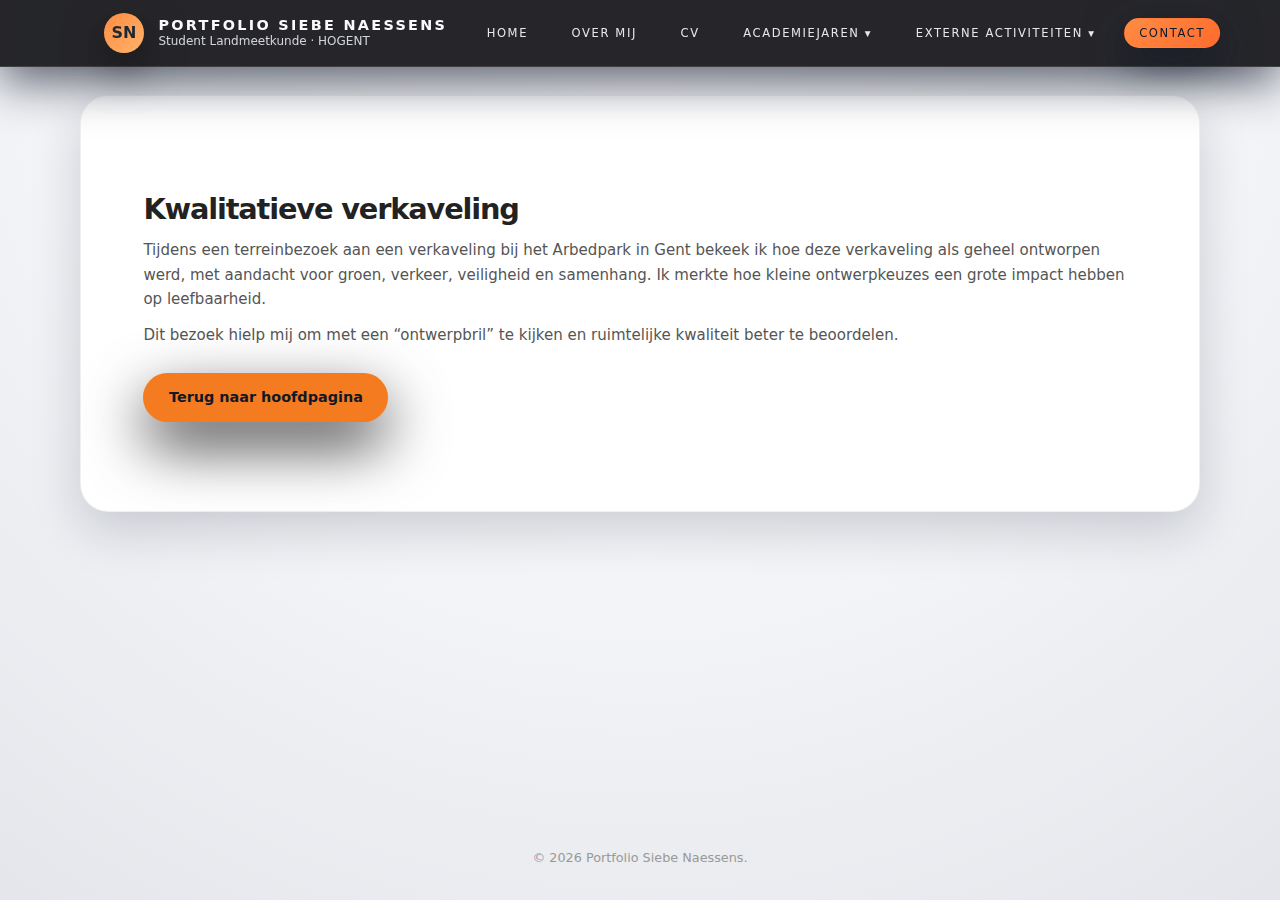
<file: verkaveling.html>
<!DOCTYPE html>
<html lang="nl">
<head>
  <meta charset="UTF-8" />
  <title>Kwalitatieve verkaveling – Siebe Naessens</title>
  <meta name="viewport" content="width=device-width, initial-scale=1" />
  <link rel="stylesheet" href="style.css" />
</head>
<body>
  <div class="page">
   <header>
  <nav class="nav">
    <div class="nav-left">
      <div class="logo" aria-hidden="true">SN</div>
      <div class="nav-title">
        <strong>Portfolio Siebe Naessens</strong>
        <span>Student Landmeetkunde · HOGENT</span>
      </div>
    </div>

    <button class="nav-toggle" aria-label="Menu" onclick="toggleNav()">☰</button>

    <div class="nav-links" id="navLinks">
      <a href="index.html">Home</a>
      <a href="index.html#over">Over mij</a>
    
      <a href="index.html#cv">CV</a>
      

      <!-- ACADEMIEJAREN DROPDOWN -->
      <div class="dropdown">
        <a href="index.html#academiejaren" class="dropbtn">Academiejaren ▾</a>
        <div class="dropdown-content">
          <a href="jaar1.html">1ste jaar</a>
          <a href="jaar2.html">2de jaar</a>
          <a href="jaar3.html">3de jaar</a>
        </div>
      </div>

      <!-- ACTIVITEITEN DROPDOWN -->
      <div class="dropdown">
  <a href="index.html#activiteiten" class="dropbtn">Externe activiteiten ▾</a>
  <div class="dropdown-content">

    <a href="epidavros.html">Archeologische site van Epidavros</a>
    <a href="mycene.html">Archeologische site van Mycene</a>

    <a href="bisbeurs.html">BIS-beurs</a>
    <a href="vlaanderen-digitaal.html">Trefdag Vlaanderen Digitaal</a>

    <a href="drone.html">Drone A1/A3-certificaat</a>
    <a href="AI.html">AI-webinar</a>
    <a href="Topcon.html">Topcon-webinar</a>

    <a href="kijkstage.html">Kijkstage</a>
    <a href="opmeting.html">Opmeting tuin</a>
    <a href="verkaveling.html">Kwalitatieve verkaveling</a>

    <a href="rechtbank.html">Vredegerecht</a>
  </div>
</div>


      <a href="index.html#contact" class="primary-link">Contact</a>
    </div>
  </nav>
</header>

    <main>
      <section class="section section-block">
        <div class="section-inner">
          <h1 class="section-title">Kwalitatieve verkaveling</h1>

         

          <div class="muted">
            <p>
              Tijdens een terreinbezoek aan een verkaveling bij het Arbedpark in Gent bekeek ik hoe deze verkaveling als geheel ontworpen werd, met aandacht voor groen, verkeer, veiligheid en samenhang. 
              Ik merkte hoe kleine ontwerpkeuzes een grote impact hebben op leefbaarheid.
            </p>
            <p>
              Dit bezoek hielp mij om met een “ontwerpbril” te kijken en ruimtelijke kwaliteit beter te beoordelen.
            </p>
          </div>

          

          <div style="margin-top:1.6rem;">
            <a href="index.html#activiteiten" class="btn btn-primary">Terug naar hoofdpagina</a>
          </div>
        </div>
      </section>
    </main>

    <footer>© <span id="year"></span> Portfolio Siebe Naessens.</footer>
  </div>

  <script>
    function toggleNav() {
      const nav = document.getElementById("navLinks");
      if (!nav) return;
      nav.classList.toggle("open");
    }
    const yearSpan = document.getElementById("year");
    if (yearSpan) yearSpan.textContent = new Date().getFullYear();
  </script>
</body>
</html>
</file>
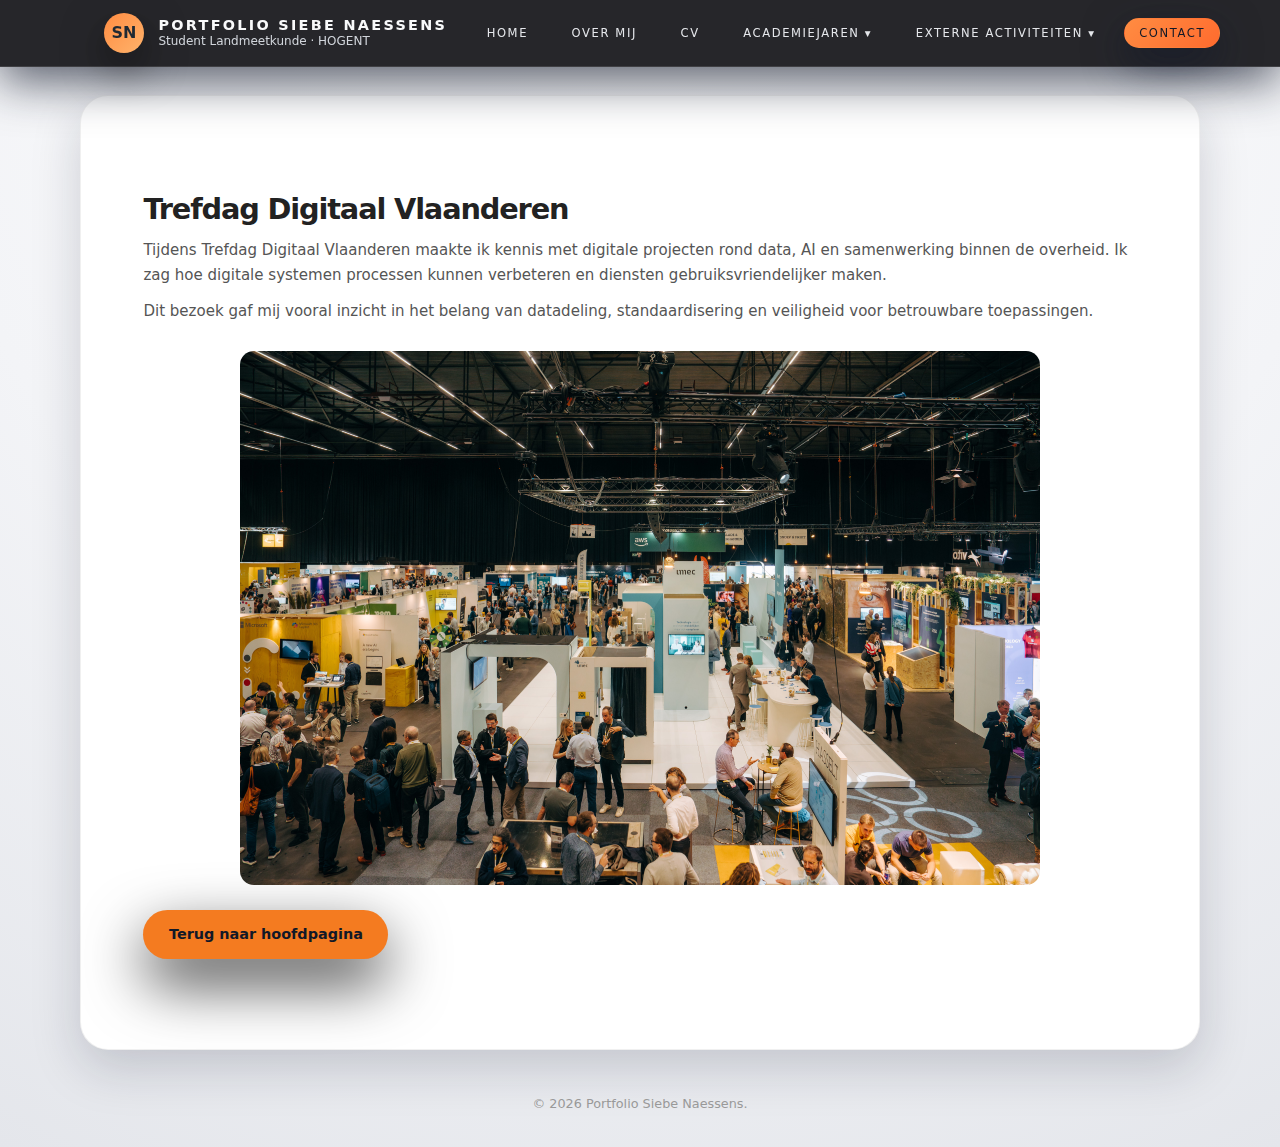
<file: vlaanderen-digitaal.html>
<!DOCTYPE html>
<html lang="nl">
<head>
  <meta charset="UTF-8" />
  <title>Vlaanderen Digitaal – Siebe Naessens</title>
  <meta name="viewport" content="width=device-width, initial-scale=1" />
  <link rel="stylesheet" href="style.css" />
</head>
<body>
  <div class="page">
   <header>
  <nav class="nav">
    <div class="nav-left">
      <div class="logo" aria-hidden="true">SN</div>
      <div class="nav-title">
        <strong>Portfolio Siebe Naessens</strong>
        <span>Student Landmeetkunde · HOGENT</span>
      </div>
    </div>

    <button class="nav-toggle" aria-label="Menu" onclick="toggleNav()">☰</button>

    <div class="nav-links" id="navLinks">
      <a href="index.html">Home</a>
      <a href="index.html#over">Over mij</a>
    
      <a href="index.html#cv">CV</a>
      

      <!-- ACADEMIEJAREN DROPDOWN -->
      <div class="dropdown">
        <a href="index.html#academiejaren" class="dropbtn">Academiejaren ▾</a>
        <div class="dropdown-content">
          <a href="jaar1.html">1ste jaar</a>
          <a href="jaar2.html">2de jaar</a>
          <a href="jaar3.html">3de jaar</a>
        </div>
      </div>

      <!-- ACTIVITEITEN DROPDOWN -->
      <div class="dropdown">
  <a href="index.html#activiteiten" class="dropbtn">Externe activiteiten ▾</a>
  <div class="dropdown-content">

    <a href="epidavros.html">Archeologische site van Epidavros</a>
    <a href="mycene.html">Archeologische site van Mycene</a>

    <a href="bisbeurs.html">BIS-beurs</a>
    <a href="vlaanderen-digitaal.html">Trefdag Vlaanderen Digitaal</a>

    <a href="drone.html">Drone A1/A3-certificaat</a>
    <a href="AI.html">AI-webinar</a>
    <a href="Topcon.html">Topcon-webinar</a>

    <a href="kijkstage.html">Kijkstage</a>
    <a href="opmeting.html">Opmeting tuin</a>
    <a href="verkaveling.html">Kwalitatieve verkaveling</a>

    <a href="rechtbank.html">Vredegerecht</a>
  </div>
</div>


      <a href="index.html#contact" class="primary-link">Contact</a>
    </div>
  </nav>
</header>

    <main>
      <section class="section section-block">
        <div class="section-inner">
          <h1 class="section-title">Trefdag Digitaal Vlaanderen</h1>

          

          <div class="muted">
            <p>
              Tijdens Trefdag Digitaal Vlaanderen maakte ik kennis met digitale projecten rond data, AI en samenwerking binnen de overheid. 
              Ik zag hoe digitale systemen processen kunnen verbeteren en diensten gebruiksvriendelijker maken.
            </p>
            <p>
              Dit bezoek gaf mij vooral inzicht in het belang van datadeling, standaardisering en veiligheid voor betrouwbare toepassingen.
            </p>
          </div>

          <img src="vlaanderen-digitaal.jpg" alt="Trefdag Digitaal Vlaanderen – beurs/standen" class="activity-img large" />

          <div style="margin-top:1.6rem;">
            <a href="index.html#activiteiten" class="btn btn-primary">Terug naar hoofdpagina</a>
          </div>
        </div>
      </section>
    </main>

    <footer>© <span id="year"></span> Portfolio Siebe Naessens.</footer>
  </div>

  <script>
    function toggleNav() {
      const nav = document.getElementById("navLinks");
      if (!nav) return;
      nav.classList.toggle("open");
    }
    const yearSpan = document.getElementById("year");
    if (yearSpan) yearSpan.textContent = new Date().getFullYear();
  </script>
</body>
</html>
</file>
<file: style.css>
:root {
  --page-bg: #f3f4f7;
  --section-bg: #ffffff;
  --card-bg: #ffffff;
  --accent: #f47b20;
  --accent-soft: #fff1e0;
  --accent-strong: #ff8f32;
  --text-main: #222222;
  --text-soft: #555555;
  --text-muted: #999999;
  --border-soft: rgba(0, 0, 0, 0.06);
  --radius-lg: 18px;
  --radius-xl: 26px;
  --shadow-soft: 0 30px 80px rgba(30, 37, 44, 0.45);
  --shadow-card: 0 18px 50px rgba(15, 23, 42, 0.18);
  --max-width: 1120px;
}



  .study-overview{
    max-width: 980px;
    margin: 1.2rem auto;
    border: 1px solid rgba(0,0,0,.12);
    border-radius: 10px;
    overflow: hidden;
    background: #fff;
  }

  .study-overview__topbar{
    display:flex;
    justify-content:space-between;
    align-items:center;
    padding: .65rem .9rem;
    background:#1b1b1b;
    color:#fff;
    font-weight:600;
    letter-spacing:.2px;
  }
  .study-overview__topbar-right{
    font-weight:600;
    opacity:.9;
  }

  .study-overview__program{
    padding: .55rem .9rem;
    background:#2bb6a8; /* groen/turquoise zoals screenshot */
    color:#fff;
    font-weight:600;
  }

  .study-table{
    width:100%;
    border-collapse:collapse;
    font-size: .95rem;
  }
  .study-table td,
  .study-table th{
    padding: .55rem .9rem;
    border-bottom: 1px solid rgba(0,0,0,.10);
    vertical-align: top;
  }

  .study-table__section th{
    background: rgba(43,182,168,.12);
    color:#0a524c;
    text-align:left;
    font-weight:700;
    border-top: 1px solid rgba(43,182,168,.35);
    border-bottom: 1px solid rgba(43,182,168,.35);
  }

  .study-table__subsection th{
    background: rgba(0,0,0,.03);
    text-align:left;
    font-weight:700;
  }

  .study-table .pts{
    width: 90px;
    text-align:right;
    white-space:nowrap;
    font-weight:700;
  }

  .study-table .indent{
    padding-left: 2.2rem;
    opacity: .95;
  }

  .study-table__total th{
    background: rgba(43,182,168,.12);
    font-weight:800;
    border-top: 2px solid rgba(43,182,168,.55);
    border-bottom: 0;
  }

  /* mobiel */
  @media (max-width: 520px){
    .study-table{
      font-size: .92rem;
    }
    .study-overview__topbar,
    .study-overview__program,
    .study-table td,
    .study-table th{
      padding: .55rem .7rem;
    }
    .study-table .pts{
      width: 70px;
    }
  }












* {
  box-sizing: border-box;
  margin: 0;
  padding: 0;
}

body {
  font-family: system-ui, -apple-system, BlinkMacSystemFont, "Segoe UI", sans-serif;
  background: radial-gradient(circle at top, #ffffff 0, var(--page-bg) 55%, #e4e6eb 100%);
  color: var(--text-main);
  line-height: 1.6;
  -webkit-font-smoothing: antialiased;
}

img {
  max-width: 100%;
  display: block;
}

a {
  color: inherit;
  text-decoration: none;
}

.page {
  min-height: 100vh;
  display: flex;
  flex-direction: column;
}

/* HEADER / NAV */

header {
  position: sticky;
  top: 0;
  z-index: 30;
  backdrop-filter: blur(16px);
  background: rgba(20, 20, 24, 0.92);
  border-bottom: 1px solid rgba(255, 255, 255, 0.12);
  box-shadow: 0 14px 48px rgba(15, 23, 42, 0.7);
}

.nav {
  max-width: var(--max-width);
  margin: 0 auto;
  padding: 0.8rem 1.5rem;
  display: flex;
  align-items: center;
  justify-content: space-between;
  gap: 1.5rem;
  color: #f9fafb;
}

.activity-img{
  width: 100%;
  height: auto;
  display: block;
  border-radius: 14px;
}

.activity-img.large{
  max-width: 800px;
  margin: 28px auto 0;  /* meer witruimte boven de foto */
}





.nav-left {
  display: flex;
  align-items: center;
  gap: 0.9rem;
}

.logo {
  width: 40px;
  height: 40px;
  border-radius: 999px;
  background: linear-gradient(135deg, #ff8c42, #ffb36b);
  display: inline-flex;
  align-items: center;
  justify-content: center;
  color: #1f2933;
  font-weight: 800;
  font-size: 1rem;
  box-shadow: 0 16px 40px rgba(0, 0, 0, 0.5);
}



.nav-title {
  display: flex;
  flex-direction: column;
  line-height: 1.2;
}

.nav-title strong {
  font-size: 0.9rem;
  letter-spacing: 0.16em;
  text-transform: uppercase;
  white-space: nowrap;         /* >>> voorkomt dat hij elk woord op een nieuwe lijn zet */
}

.nav-title span {
  font-size: 0.75rem;
  color: #d1d5db;
  white-space: nowrap;         /* subtitel ook op één nette lijn */
}


.nav-links {
  display: flex;
  align-items: center;
  gap: 0.8rem;
}

.nav-links a {
  padding: 0.3rem 0.9rem;
  border-radius: 999px;
  color: #e5e7eb;
  border: 1px solid transparent;
  letter-spacing: 0.14em;
  text-transform: uppercase;
  font-size: 0.72rem;
  white-space: nowrap;
  transition: background 0.16s ease, color 0.16s ease, border-color 0.16s ease,
    transform 0.1s ease, box-shadow 0.12s ease;
}

.nav-links a:hover {
  background: rgba(255, 255, 255, 0.06);
  border-color: rgba(255, 255, 255, 0.18);
  color: #ffffff;
  transform: translateY(-1px);
  box-shadow: 0 14px 36px rgba(0, 0, 0, 0.7);
}

.nav-links .primary-link {
  background: linear-gradient(135deg, #ff8c42, #ff6b2e);
  color: #111827;
  border-color: transparent;
  box-shadow: 0 14px 40px rgba(15, 23, 42, 0.7);
}

.nav-links .primary-link:hover {
  background: linear-gradient(135deg, #ff9d5f, #ff7f4b);
}

.nav-toggle {
  display: none;
  border: 1px solid rgba(148, 163, 184, 0.6);
  background: rgba(31, 41, 55, 0.97);
  border-radius: 999px;
  padding: 0.2rem 0.6rem;
  font-size: 1.3rem;
  color: #f9fafb;
  cursor: pointer;
}

/* DROPDOWN MENU */

.dropdown {
  position: relative;
  display: inline-block;
}

.dropbtn {
  background: transparent;
  color: #e5e7eb;
  border: 1px solid transparent;
  padding: 0.3rem 0.9rem;
  border-radius: 999px;
  cursor: pointer;
  font-size: 0.72rem;
  letter-spacing: 0.14em;
  text-transform: uppercase;
  white-space: nowrap;
}

.dropdown-content {
  display: none;
  position: absolute;
  background: rgba(15, 23, 42, 0.96);
  min-width: 190px;
  border-radius: 12px;
  padding: 0.35rem 0;
  border: 1px solid rgba(255, 255, 255, 0.2);
  box-shadow: 0 10px 30px rgba(0, 0, 0, 0.4);
  z-index: 40;
}

.dropdown-content a {
  color: #e5e7eb;
  padding: 0.55rem 1rem;
  text-decoration: none;
  display: block;
  font-size: 0.75rem;
}

.dropdown-content a:hover {
  background: rgba(255, 140, 66, 0.2);
}

.dropdown:hover .dropdown-content {
  display: block;
}

/* LAYOUT SECTIONS */

main {
  flex: 1;
}

.section {
  max-width: var(--max-width);
  margin: 0 auto;
  padding: 3rem 1.5rem;
}

.section-block {
  background: var(--section-bg);
  border-radius: 28px;
  box-shadow: var(--shadow-card);
  border: 1px solid var(--border-soft);
  margin-top: 1.8rem;
}

.section-inner {
  padding: 2.6rem 2.4rem;
}

.section-title {
  font-size: 1.8rem;
  letter-spacing: -0.04em;
  margin-bottom: 0.4rem;
  color: var(--text-main);
}

.section-subtitle {
  font-size: 0.95rem;
  color: var(--text-soft);
  max-width: 38rem;
  margin-bottom: 1.8rem;
}

/* HERO */

.hero {
  margin-top: 2rem;
  background: linear-gradient(135deg, rgba(17, 24, 39, 0.96), rgba(31, 41, 55, 0.97));
  border-radius: 32px;
  box-shadow: var(--shadow-soft);
  border: 1px solid rgba(255, 255, 255, 0.08);
  color: #f9fafb;
}

.hero-inner {
  display: grid;
  grid-template-columns: minmax(0, 3.1fr) minmax(0, 3fr);
  gap: 2.6rem;
  padding: 2.8rem 2.4rem;
  align-items: center;
}

.hero-left {
  position: relative;
}

.hero-eyebrow {
  font-size: 0.8rem;
  letter-spacing: 0.22em;
  text-transform: uppercase;
  color: #e5e7eb;
  margin-bottom: 1rem;
}

.hero-title {
  font-size: clamp(2.4rem, 4vw, 3rem);
  line-height: 1.05;
  letter-spacing: -0.04em;
  margin-bottom: 1.2rem;
  color: #ffffff;
}

.hero-highlight {
  color: var(--accent-strong);
}

.hero-lead {
  font-size: 1rem;
  color: #d1d5db;
  max-width: 34rem;
  margin-bottom: 1.6rem;
}

.hero-meta {
  display: flex;
  flex-wrap: wrap;
  gap: 0.5rem;
  margin-bottom: 1.7rem;
  font-size: 0.85rem;
}

.pill {
  border-radius: 999px;
  padding: 0.38rem 0.95rem;
  border: 1px solid rgba(229, 231, 235, 0.3);
  background: rgba(15, 23, 42, 0.8);
  display: inline-flex;
  align-items: center;
  gap: 0.35rem;
  color: #e5e7eb;
}

.pill strong {
  font-weight: 600;
  color: #ffffff;
}

.hero-actions {
  display: flex;
  flex-wrap: wrap;
  gap: 0.9rem;
  margin-bottom: 1.2rem;
}

.btn {
  border-radius: 999px;
  padding: 0.8rem 1.6rem;
  font-size: 0.9rem;
  border: none;
  outline: none;
  cursor: pointer;
  display: inline-flex;
  align-items: center;
  gap: 0.45rem;
  text-decoration: none;
  white-space: nowrap;
  transition: transform 0.1s ease, box-shadow 0.14s ease, background 0.12s ease;
}

.btn-primary {
  background: var(--accent);
  color: #111827;
  font-weight: 600;
  box-shadow: 0 24px 60px rgba(0, 0, 0, 0.75);
}

.btn-primary:hover {
  background: var(--accent-strong);
  transform: translateY(-1px);
  box-shadow: 0 30px 80px rgba(0, 0, 0, 0.9);
}

.btn-ghost {
  background: transparent;
  color: #f9fafb;
  border: 1px solid rgba(229, 231, 235, 0.4);
}

.btn-ghost:hover {
  background: rgba(15, 23, 42, 0.9);
  transform: translateY(-1px);
  box-shadow: 0 18px 50px rgba(0, 0, 0, 0.9);
}

.hero-note {
  font-size: 0.8rem;
  color: #d1d5db;
  max-width: 30rem;
}

/* HERO RIGHT VISUALS */

.hero-right {
  display: grid;
  grid-template-rows: auto 1fr;
  gap: 1.4rem;
}

.hero-images {
  display: grid;
  grid-template-columns: 1.1fr 0.9fr;
  gap: 0.9rem;
}

.hero-img-large,
.hero-img-small {
  border-radius: 16px;
  overflow: hidden;
  background-size: cover;
  background-position: center;
  position: relative;
  box-shadow: 0 22px 60px rgba(0, 0, 0, 0.7);
}

.hero-img-large {
  background-image: linear-gradient(135deg, #4b5563, #1f2933);
  min-height: 220px;
}

.hero-img-small {
  background-image: linear-gradient(135deg, #6b7280, #374151);
  min-height: 160px;
}

.hero-img-placeholder-text {
  position: absolute;
  inset: 1.4rem;
  color: #e5e7eb;
  font-size: 0.8rem;
}

.hero-card {
  background: rgba(17, 24, 39, 0.96);
  border-radius: var(--radius-xl);
  padding: 1.6rem 1.5rem;
  box-shadow: 0 24px 70px rgba(0, 0, 0, 0.75);
  border: 1px solid rgba(249, 250, 251, 0.06);
  color: #f9fafb;
}

.hero-card h3 {
  font-size: 1rem;
  margin-bottom: 0.4rem;
}

.hero-card p {
  font-size: 0.86rem;
  color: #d1d5db;
  margin-bottom: 0.6rem;
}

.hero-badges {
  display: flex;
  flex-wrap: wrap;
  gap: 0.4rem;
  margin-top: 0.4rem;
}

.hero-badge {
  font-size: 0.75rem;
  border-radius: 999px;
  padding: 0.22rem 0.7rem;
  background: rgba(31, 41, 55, 0.9);
  border: 1px solid rgba(249, 250, 251, 0.08);
  color: #e5e7eb;
}

.hero-linkedin {
  margin-top: 0.9rem;
  font-size: 0.84rem;
}

.hero-linkedin a {
  color: var(--accent-strong);
  text-decoration: underline;
  text-underline-offset: 2px;
}

/* GENERIC */

.two-col {
  display: grid;
  grid-template-columns: minmax(0, 3fr) minmax(0, 2.4fr);
  gap: 2.1rem;
  align-items: flex-start;
}

.card {
  background: var(--card-bg);
  border-radius: var(--radius-lg);
  padding: 1.6rem 1.7rem;
  border: 1px solid var(--border-soft);
  box-shadow: var(--shadow-card);
}

.muted {
  color: var(--text-soft);
  font-size: 0.94rem;
}

.muted p + p {
  margin-top: 0.8rem;
}

.highlight-note {
  margin-top: 1.3rem;
  font-size: 0.88rem;
  padding: 0.9rem 1.1rem;
  border-radius: var(--radius-lg);
  background: var(--accent-soft);
  color: #8b3d03;
  border: 1px solid rgba(244, 123, 32, 0.45);
}

.info-list {
  list-style: none;
  font-size: 0.9rem;
  color: var(--text-soft);
}

.info-list li + li {
  margin-top: 0.5rem;
}

.info-label {
  font-weight: 600;
  color: var(--text-main);
}

/* TIMELINE */

.timeline {
  position: relative;
  margin-top: 0.5rem;
  padding-left: 1.5rem;
  border-left: 1px solid var(--border-soft);
}

.timeline-item {
  position: relative;
  margin-bottom: 1.4rem;
  padding-left: 0.3rem;
}

.timeline-dot {
  position: absolute;
  left: -1.1rem;
  top: 0.18rem;
  width: 12px;
  height: 12px;
  border-radius: 999px;
  background: var(--accent);
  border: 2px solid #ffffff;
  box-shadow: 0 0 0 4px rgba(244, 123, 32, 0.3);
}

.timeline-year {
  font-size: 0.82rem;
  text-transform: uppercase;
  letter-spacing: 0.18em;
  color: var(--text-muted);
  margin-bottom: 0.12rem;
}

.timeline-title {
  font-weight: 600;
  font-size: 0.98rem;
  margin-bottom: 0.12rem;
  color: var(--text-main);
}

.timeline p {
  font-size: 0.86rem;
  color: var(--text-soft);
}

/* ACADEMIEJAREN CARDS */

.years-grid {
  display: grid;
  grid-template-columns: repeat(3, minmax(0, 1fr));
  gap: 1.4rem;
  margin-top: 0.5rem;
}

.year-card {
  background: var(--card-bg);
  border-radius: var(--radius-lg);
  padding: 1.4rem 1.3rem;
  border: 1px solid var(--border-soft);
  display: flex;
  flex-direction: column;
  gap: 0.4rem;
  font-size: 0.9rem;
  box-shadow: var(--shadow-card);
}

.year-label {
  font-size: 0.78rem;
  text-transform: uppercase;
  letter-spacing: 0.18em;
  color: var(--text-muted);
}

.year-title {
  font-weight: 600;
  font-size: 1.02rem;
}

.year-tags {
  display: flex;
  flex-wrap: wrap;
  gap: 0.3rem;
  margin-top: 0.3rem;
}

.tag {
  font-size: 0.75rem;
  border-radius: 999px;
  padding: 0.18rem 0.7rem;
  background: #f47b2014;
  color: #b45309;
  border: 1px solid rgba(244, 123, 32, 0.35);
}

.year-card a {
  margin-top: 0.45rem;
  font-size: 0.85rem;
  color: var(--accent-strong);
  text-decoration: underline;
  text-underline-offset: 2px;
  align-self: flex-start;
}

/* ACTIVITEITEN CARDS */

.activities-grid {
  display: grid;
  grid-template-columns: repeat(3, minmax(0, 1fr));
  gap: 1.4rem;
}

.activity-card {
  background: var(--card-bg);
  border-radius: var(--radius-lg);
  padding: 1.1rem 1.1rem 1rem;
  border: 1px solid var(--border-soft);
  font-size: 0.87rem;
  display: flex;
  flex-direction: column;
  gap: 0.3rem;
  box-shadow: var(--shadow-card);
}

.activity-meta {
  font-size: 0.78rem;
  text-transform: uppercase;
  letter-spacing: 0.16em;
  color: var(--text-muted);
}

.activity-title {
  font-weight: 600;
  font-size: 0.96rem;
}

.activity-card p {
  color: var(--text-soft);
}

.activity-chip-row {
  margin-top: 0.3rem;
  display: flex;
  flex-wrap: wrap;
  gap: 0.25rem;
}

.activity-chip {
  font-size: 0.72rem;
  border-radius: 999px;
  padding: 0.18rem 0.6rem;
  background: #f4f4f5;
  color: #4b5563;
  border: 1px solid rgba(156, 163, 175, 0.45);
}

/* POP & CV BOXES */

.pill-row {
  display: flex;
  flex-wrap: wrap;
  gap: 0.4rem;
  margin-top: 0.6rem;
  font-size: 0.78rem;
}

.pill-soft {
  padding: 0.28rem 0.75rem;
  border-radius: 999px;
  background: #f5f5f7;
  color: #4b5563;
  border: 1px solid var(--border-soft);
}

.cv-actions {
  margin-top: 1.1rem;
  display: flex;
  flex-wrap: wrap;
  gap: 0.8rem;
  font-size: 0.9rem;
}

/* CONTACT */

.contact-grid {
  display: grid;
  grid-template-columns: minmax(0, 1.5fr) minmax(0, 2.2fr);
  gap: 1.8rem;
  margin-top: 0.5rem;
  font-size: 0.92rem;
}

.contact-item {
  display: flex;
  align-items: center;
  justify-content: space-between;
  gap: 0.6rem;
  color: var(--text-soft);
}

.contact-item span:first-child {
  font-weight: 500;
  color: var(--text-muted);
}

.contact-item a {
  color: var(--accent-strong);
}

.contact-hint {
  font-size: 0.86rem;
  color: var(--text-muted);
  margin-top: 0.5rem;
}

/* FOOTER */

footer {
  padding: 1.4rem 1.5rem 2rem;
  font-size: 0.8rem;
  color: var(--text-muted);
  text-align: center;
  background: transparent;
  margin-top: 1.4rem;
}

/* RESPONSIVE */

@media (max-width: 1000px) {
  .hero-inner {
    grid-template-columns: minmax(0, 1.1fr);
  }
  .hero-right {
    order: -1;
  }
  .two-col {
    grid-template-columns: minmax(0, 1fr);
  }
  .activities-grid,
  .years-grid {
    grid-template-columns: repeat(2, minmax(0, 1fr));
  }
  .contact-grid {
    grid-template-columns: minmax(0, 1fr);
  }
}

@media (max-width: 750px) {
  .nav {
    padding-inline: 1rem;
  }
  .nav-links {
    position: absolute;
    inset-inline: 0.9rem;
    top: 58px;
    border-radius: 18px;
    border: 1px solid rgba(148, 163, 184, 0.4);
    background: rgba(31, 41, 55, 0.98);
    padding: 0.7rem 0.7rem 0.8rem;
    justify-content: center;
    flex-wrap: wrap;
    transform-origin: top center;
    transform: scaleY(0.8);
    opacity: 0;
    pointer-events: none;
    transition: opacity 0.18s ease, transform 0.18s ease;
    box-shadow: 0 22px 60px rgba(0, 0, 0, 0.9);
  }
  .nav-links.open {
    opacity: 1;
    transform: scaleY(1);
    pointer-events: auto;
  }
  .nav-toggle {
    display: inline-flex;
  }
  .section {
    padding-inline: 1.1rem;
    padding-top: 2.5rem;
    padding-bottom: 2.5rem;
  }
  .hero-inner {
    padding-inline: 1.4rem;
  }
  .activities-grid,
  .years-grid {
    grid-template-columns: minmax(0, 1fr);
  }
}

/* Zorgen dat ankertjes (#over, #pop, #cv, ...) niet onder de navigatiebalk vallen */
:root{
  --nav-height: 72px; /* pas aan tot het perfect klopt */
}

/* Optioneel: smooth scroll */
html{
  scroll-behavior: smooth;
}

/* Zorgt dat ankers (#over, #cv, ...) net onder de sticky header stoppen */
section[id]{
  scroll-margin-top: calc(var(--nav-height) + 12px);
}


.dropbtn {
  display: inline-block;
  cursor: pointer;
  text-decoration: none;
}

/* Lees meer-knoppen in de activiteiten-sectie duidelijk maken */
.activities-grid .btn-ghost {
  background: #ffffff;
  color: var(--accent-strong);
  border: 1px solid var(--accent-strong);
  font-size: 0.8rem;
  padding: 0.45rem 0.9rem;
}

.activities-grid .btn-ghost:hover {
  background: var(--accent-strong);
  color: #111827;
  border-color: var(--accent-strong);
}

.hero-right {
  display: flex;
  align-items: center;
  justify-content: center;
}

.hero-photo-large {
  width: 100%;
  max-width: 460px;
  aspect-ratio: 4 / 3;
  border-radius: 32px;
  overflow: hidden;
  box-shadow: 0 28px 70px rgba(0, 0, 0, 0.65);
  background: linear-gradient(135deg, #334155, #0f172a);
}

.hero-photo-large img {
  width: 100%;
  height: 100%;
  object-fit: cover;
  display: block;
}
</file>
